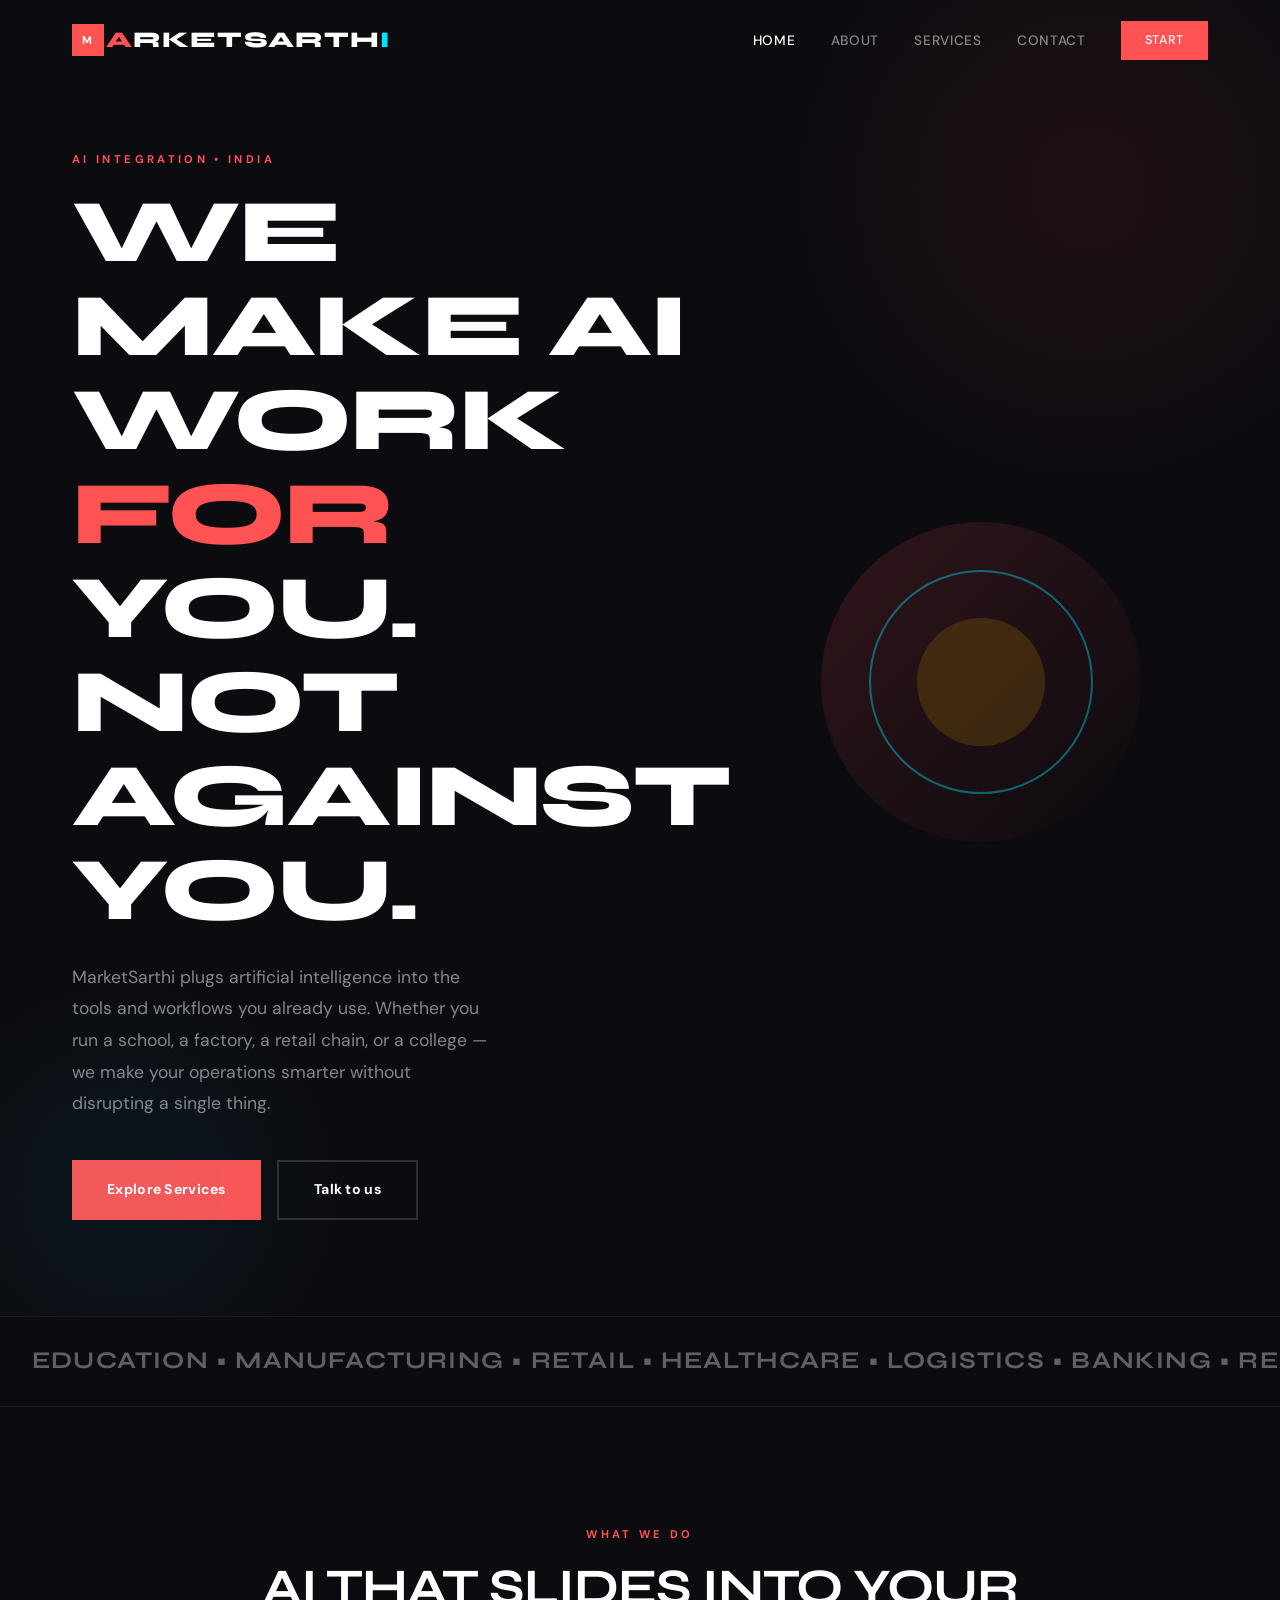
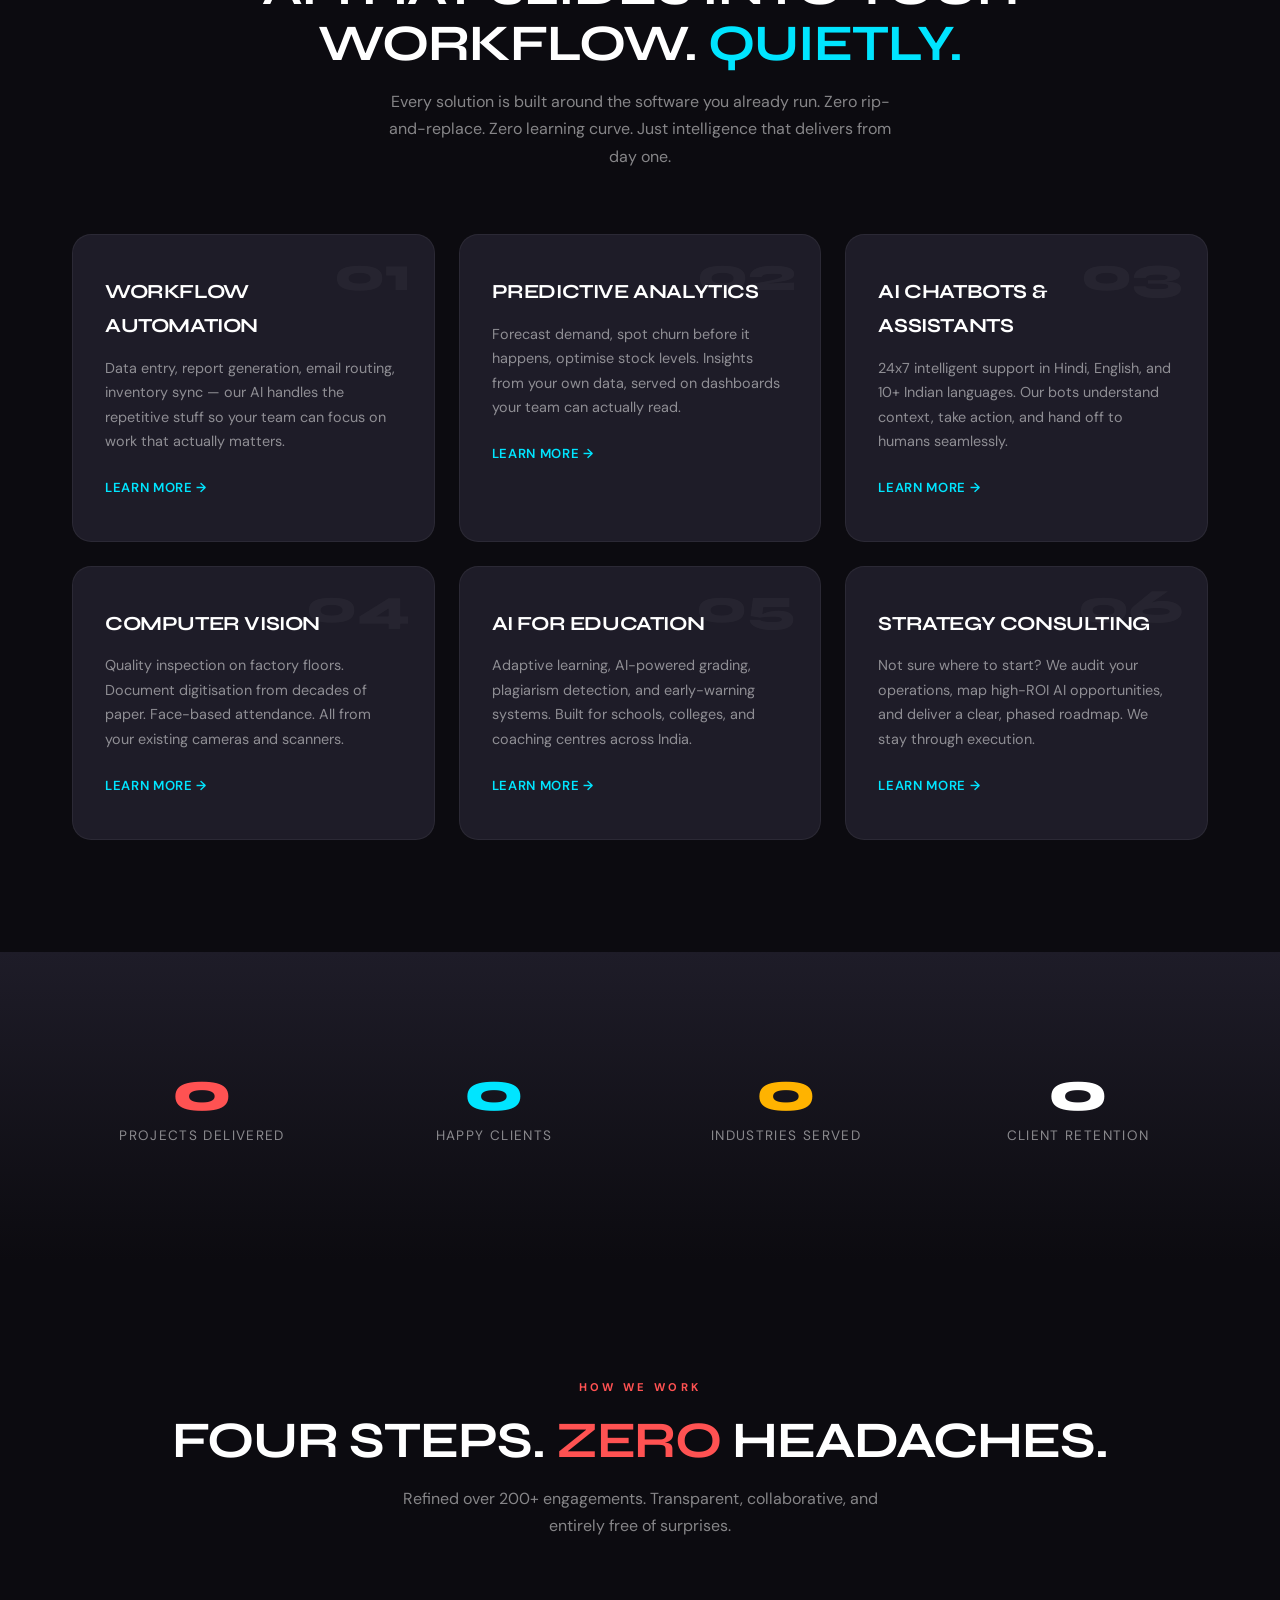
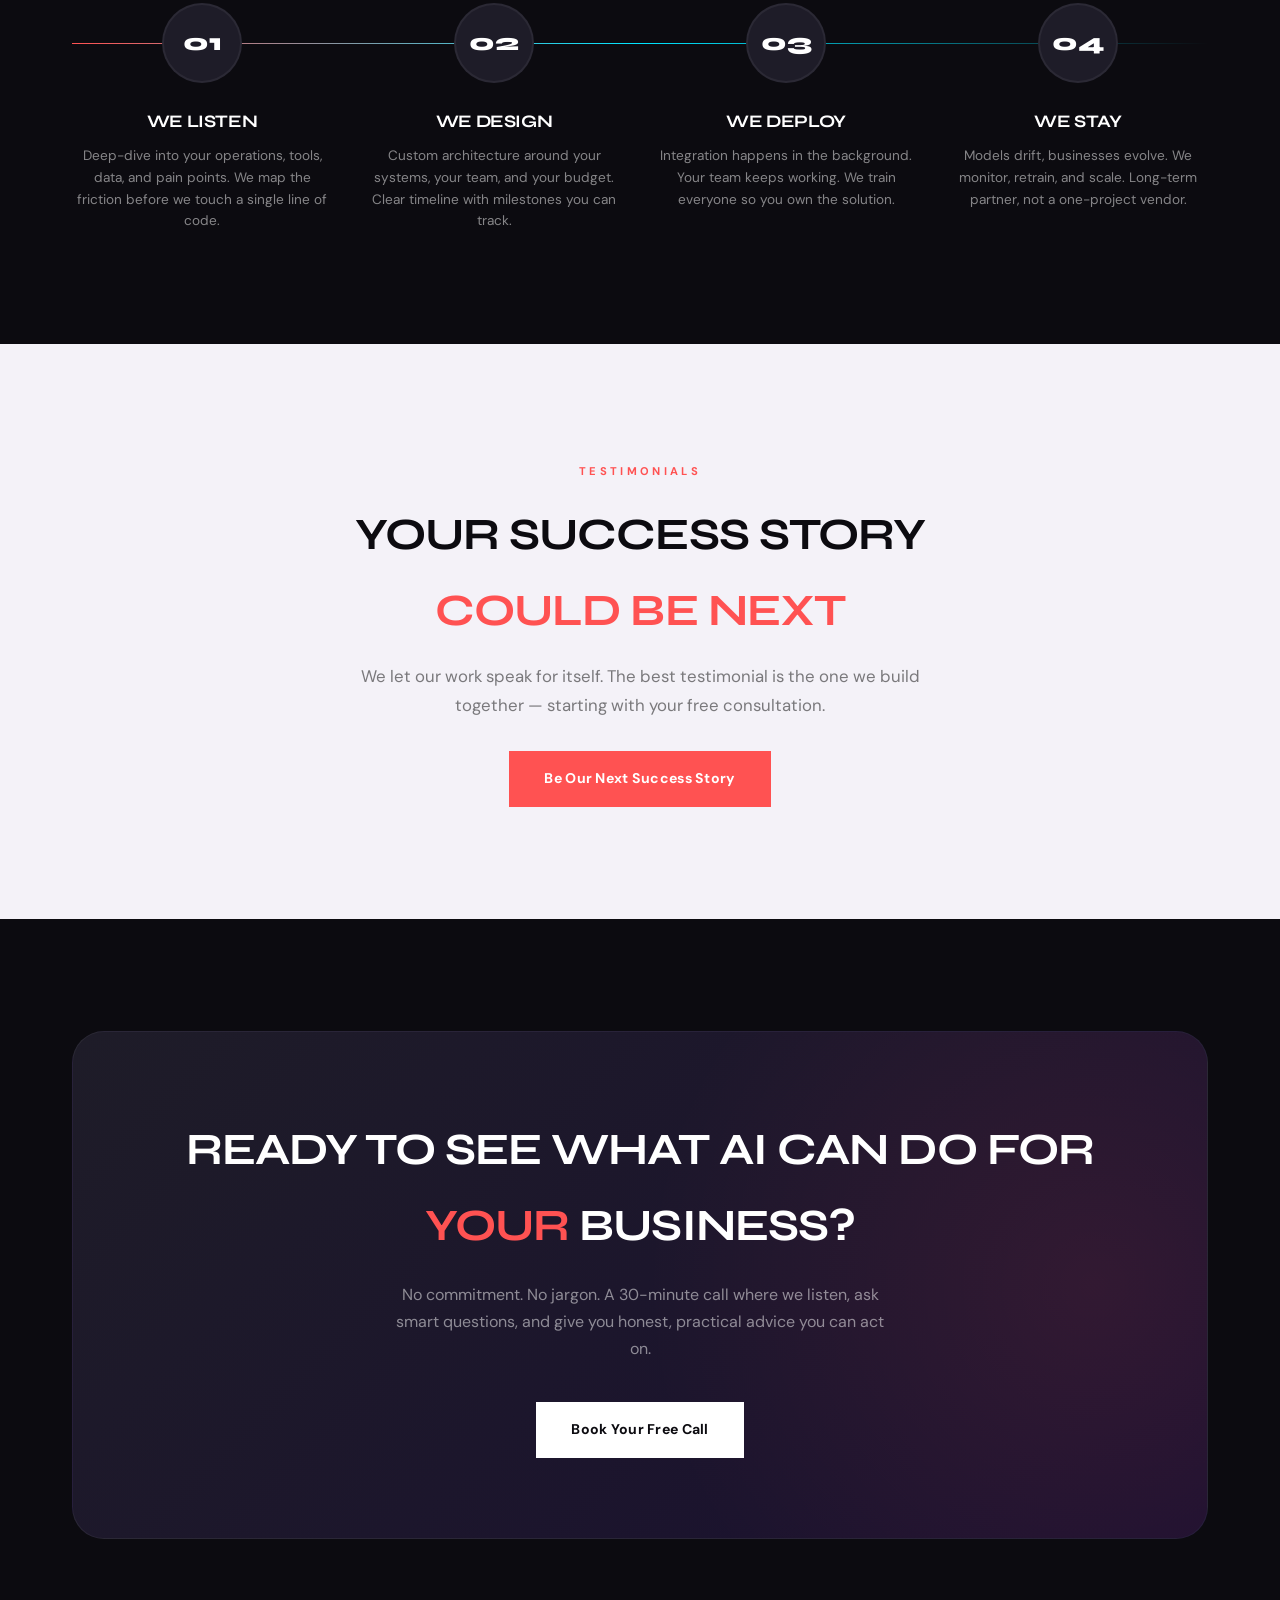
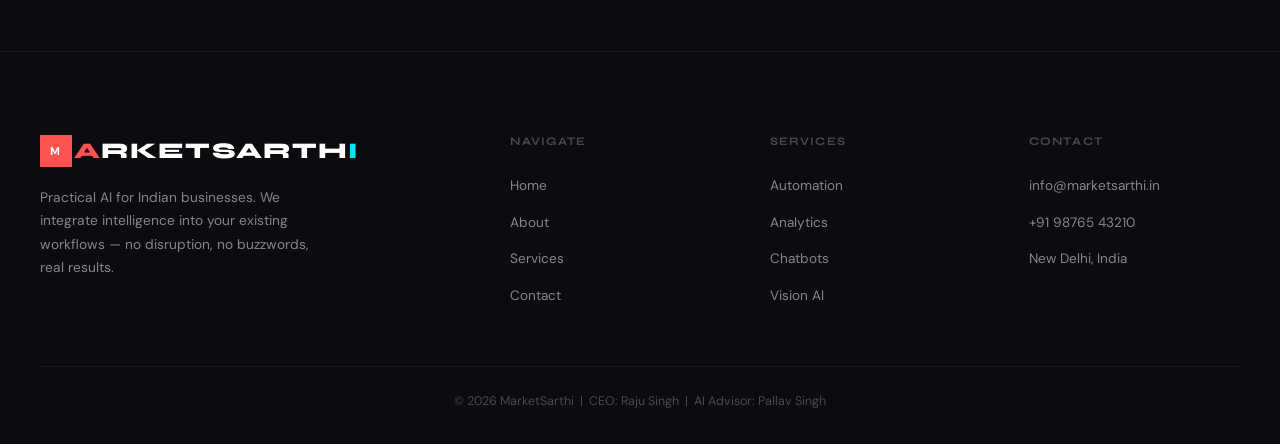
<file: index.html>
<!doctype html>
<html lang="en-IN">
<head>
  <meta charset="utf-8">
  <meta name="viewport" content="width=device-width,initial-scale=1">
  <title>MarketSarthi — AI That Works For You</title>
  <meta name="description" content="MarketSarthi integrates artificial intelligence into your existing workflows. Schools, factories, retail chains, colleges — we make your operations smarter without disruption.">
  <meta name="keywords" content="AI integration India,AI for business,AI for schools,AI for SMEs,workflow automation,predictive analytics,AI chatbots,MarketSarthi">
  <meta name="robots" content="index,follow">
  <link rel="canonical" href="https://marketsarthi.in/">
  <meta property="og:title" content="MarketSarthi — AI That Works For You">
  <meta property="og:description" content="Practical AI solutions that plug into your existing workflows. Serving schools, SMEs, and enterprises across India.">
  <meta property="og:url" content="https://marketsarthi.in/">
  <meta property="og:type" content="website">
  <meta name="twitter:card" content="summary_large_image">
  <script type="application/ld+json">{"@context":"https://schema.org","@type":"Organization","name":"MarketSarthi","url":"https://marketsarthi.in","description":"AI integration for Indian businesses, schools, and SMEs.","founders":[{"@type":"Person","name":"Raju Singh","jobTitle":"CEO"},{"@type":"Person","name":"Pallav Singh","jobTitle":"AI Advisor"}],"contactPoint":{"@type":"ContactPoint","telephone":"+91-9876543210","contactType":"sales","areaServed":"IN"},"address":{"@type":"PostalAddress","addressLocality":"New Delhi","addressCountry":"IN"}}</script>
  <link rel="stylesheet" href="assets/css/style.css">
</head>
<body>

  <nav class="nav">
    <div class="nav-inner">
      <a href="index.html" class="nav-logo"><span class="mk">M</span><span><span style="color:var(--coral)">A</span>RKETSARTH<span style="color:var(--cyan)">I</span></span></a>
      <div class="nav-links" id="navLinks">
        <a href="index.html">Home</a>
        <a href="about.html">About</a>
        <a href="services.html">Services</a>
        <a href="contact.html">Contact</a>
        <a href="contact.html" class="btn btn-fill" style="padding:.55rem 1.5rem;font-size:.78rem;color:#fff;">Start</a>
      </div>
      <div class="burger" id="burger"><span></span><span></span><span></span></div>
    </div>
  </nav>

  <main>
    <!-- HERO -->
    <section class="hero">
      <div class="container">
        <div class="hero-grid">
          <div>
            <span class="tag">AI INTEGRATION &bull; INDIA</span>
            <h1 class="hero-big">
              <span class="line"><span>We make AI</span></span>
              <span class="line"><span>work <span class="accent-c">for</span> you.</span></span>
              <span class="line"><span>Not against you.</span></span>
            </h1>
            <p class="hero-sub">MarketSarthi plugs artificial intelligence into the tools and workflows you already use. Whether you run a school, a factory, a retail chain, or a college — we make your operations smarter without disrupting a single thing.</p>
            <div class="hero-btns">
              <a href="services.html" class="btn btn-fill">Explore Services</a>
              <a href="contact.html" class="btn btn-outline">Talk to us</a>
            </div>
          </div>
          <div class="hero-visual" aria-hidden="true">
            <div class="hero-shapes">
              <div class="shape s1"></div>
              <div class="shape s2"></div>
              <div class="shape s3"></div>
            </div>
          </div>
        </div>
      </div>
    </section>

    <!-- MARQUEE -->
    <div class="marquee">
      <div class="marquee-in">
        <span>Education &bull; Manufacturing &bull; Retail &bull; Healthcare &bull; Logistics &bull; Banking &bull; Real Estate &bull; Media</span>
        <span>Education &bull; Manufacturing &bull; Retail &bull; Healthcare &bull; Logistics &bull; Banking &bull; Real Estate &bull; Media</span>
      </div>
    </div>

    <!-- SERVICES -->
    <section class="section">
      <div class="container">
        <header class="sec-hd ctr reveal">
          <span class="tag">What We Do</span>
          <h2>AI that slides into your workflow. <span class="accent-y">Quietly.</span></h2>
          <p>Every solution is built around the software you already run. Zero rip-and-replace. Zero learning curve. Just intelligence that delivers from day one.</p>
        </header>
        <div class="feat-grid">
          <article class="feat-card reveal d1">
            <div class="f-num">01</div>
            <h3>Workflow Automation</h3>
            <p>Data entry, report generation, email routing, inventory sync — our AI handles the repetitive stuff so your team can focus on work that actually matters.</p>
            <span class="f-link">Learn more &rarr;</span>
          </article>
          <article class="feat-card reveal d2">
            <div class="f-num">02</div>
            <h3>Predictive Analytics</h3>
            <p>Forecast demand, spot churn before it happens, optimise stock levels. Insights from your own data, served on dashboards your team can actually read.</p>
            <span class="f-link">Learn more &rarr;</span>
          </article>
          <article class="feat-card reveal d3">
            <div class="f-num">03</div>
            <h3>AI Chatbots &amp; Assistants</h3>
            <p>24x7 intelligent support in Hindi, English, and 10+ Indian languages. Our bots understand context, take action, and hand off to humans seamlessly.</p>
            <span class="f-link">Learn more &rarr;</span>
          </article>
          <article class="feat-card reveal">
            <div class="f-num">04</div>
            <h3>Computer Vision</h3>
            <p>Quality inspection on factory floors. Document digitisation from decades of paper. Face-based attendance. All from your existing cameras and scanners.</p>
            <span class="f-link">Learn more &rarr;</span>
          </article>
          <article class="feat-card reveal">
            <div class="f-num">05</div>
            <h3>AI for Education</h3>
            <p>Adaptive learning, AI-powered grading, plagiarism detection, and early-warning systems. Built for schools, colleges, and coaching centres across India.</p>
            <span class="f-link">Learn more &rarr;</span>
          </article>
          <article class="feat-card reveal">
            <div class="f-num">06</div>
            <h3>Strategy Consulting</h3>
            <p>Not sure where to start? We audit your operations, map high-ROI AI opportunities, and deliver a clear, phased roadmap. We stay through execution.</p>
            <span class="f-link">Learn more &rarr;</span>
          </article>
        </div>
      </div>
    </section>

    <!-- STATS -->
    <section class="section" style="background:linear-gradient(180deg,var(--ink-light),transparent);">
      <div class="container">
        <div class="stats-bar">
          <div class="reveal d1">
            <div class="sb-num accent-c" data-target="200" data-suffix="+">0</div>
            <div class="sb-lbl">Projects Delivered</div>
          </div>
          <div class="reveal d2">
            <div class="sb-num accent-y" data-target="50" data-suffix="+">0</div>
            <div class="sb-lbl">Happy Clients</div>
          </div>
          <div class="reveal d3">
            <div class="sb-num accent-g" data-target="15" data-suffix="+">0</div>
            <div class="sb-lbl">Industries Served</div>
          </div>
          <div class="reveal d4">
            <div class="sb-num" data-target="98" data-suffix="%" style="color:var(--white);">0</div>
            <div class="sb-lbl">Client Retention</div>
          </div>
        </div>
      </div>
    </section>

    <!-- PROCESS -->
    <section class="section">
      <div class="container">
        <header class="sec-hd ctr reveal">
          <span class="tag">How We Work</span>
          <h2>Four steps. <span class="accent-c">Zero</span> headaches.</h2>
          <p>Refined over 200+ engagements. Transparent, collaborative, and entirely free of surprises.</p>
        </header>
        <div class="proc-grid">
          <div class="proc-step reveal d1"><div class="ps-num">01</div><h3>We Listen</h3><p>Deep-dive into your operations, tools, data, and pain points. We map the friction before we touch a single line of code.</p></div>
          <div class="proc-step reveal d2"><div class="ps-num">02</div><h3>We Design</h3><p>Custom architecture around your systems, your team, and your budget. Clear timeline with milestones you can track.</p></div>
          <div class="proc-step reveal d3"><div class="ps-num">03</div><h3>We Deploy</h3><p>Integration happens in the background. Your team keeps working. We train everyone so you own the solution.</p></div>
          <div class="proc-step reveal d4"><div class="ps-num">04</div><h3>We Stay</h3><p>Models drift, businesses evolve. We monitor, retrain, and scale. Long-term partner, not a one-project vendor.</p></div>
        </div>
      </div>
    </section>

    <!-- YOUR STORY NEXT -->
    <section class="section section-light">
      <div class="container">
        <div class="reveal" style="text-align:center;max-width:600px;margin:0 auto;">
          <span class="tag" style="color:var(--coral);">Testimonials</span>
          <h2 style="font-size:clamp(2rem,3.5vw,2.8rem);margin-bottom:.8rem;">Your success story <span class="accent-c">could be next</span></h2>
          <p style="color:rgba(0,0,0,.5);font-size:1.05rem;line-height:1.7;margin-bottom:2rem;">We let our work speak for itself. The best testimonial is the one we build together — starting with your free consultation.</p>
          <a href="contact.html" class="btn btn-fill">Be Our Next Success Story</a>
        </div>
      </div>
    </section>

    <!-- CTA -->
    <section class="section">
      <div class="container">
        <div class="cta reveal">
          <h2>Ready to see what AI can do for <span class="accent-c">your</span> business?</h2>
          <p>No commitment. No jargon. A 30-minute call where we listen, ask smart questions, and give you honest, practical advice you can act on.</p>
          <a href="contact.html" class="btn btn-white">Book Your Free Call</a>
        </div>
      </div>
    </section>
  </main>

  <footer class="footer">
    <div class="footer-grid">
      <div><a href="index.html" class="nav-logo"><span class="mk">M</span><span><span style="color:var(--coral)">A</span>RKETSARTH<span style="color:var(--cyan)">I</span></span></a><p class="footer-desc">Practical AI for Indian businesses. We integrate intelligence into your existing workflows — no disruption, no buzzwords, real results.</p></div>
      <div class="footer-col"><h4>Navigate</h4><ul><li><a href="index.html">Home</a></li><li><a href="about.html">About</a></li><li><a href="services.html">Services</a></li><li><a href="contact.html">Contact</a></li></ul></div>
      <div class="footer-col"><h4>Services</h4><ul><li><a href="services.html">Automation</a></li><li><a href="services.html">Analytics</a></li><li><a href="services.html">Chatbots</a></li><li><a href="services.html">Vision AI</a></li></ul></div>
      <div class="footer-col"><h4>Contact</h4><ul><li><a href="contact.html">info@marketsarthi.in</a></li><li><a href="contact.html">+91 98765 43210</a></li><li><a href="contact.html">New Delhi, India</a></li></ul></div>
    </div>
    <div class="footer-bar">&copy; 2026 MarketSarthi &nbsp;|&nbsp; CEO: Raju Singh &nbsp;|&nbsp; AI Advisor: Pallav Singh</div>
  </footer>

  <button class="btt" aria-label="Back to top">&uarr;</button>
  <script src="assets/js/main.js"></script>
</body>
</html>
</file>
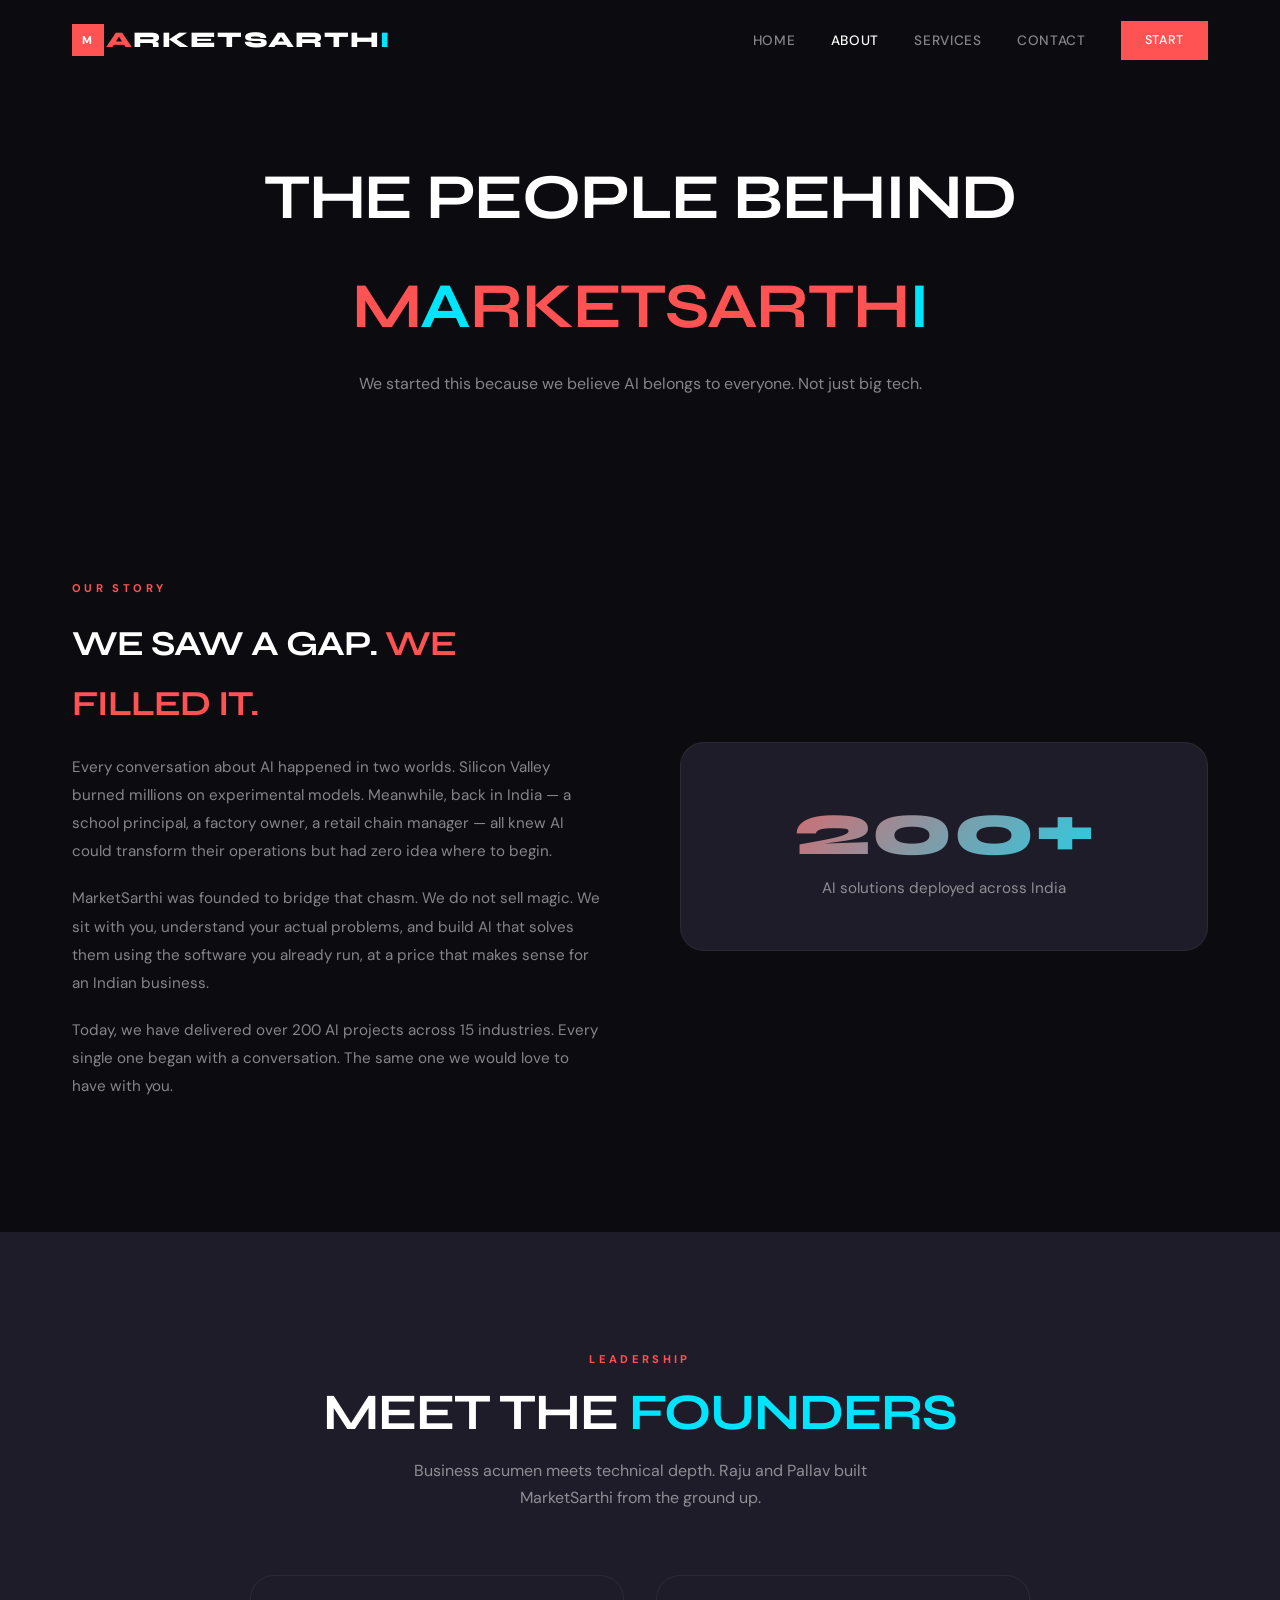
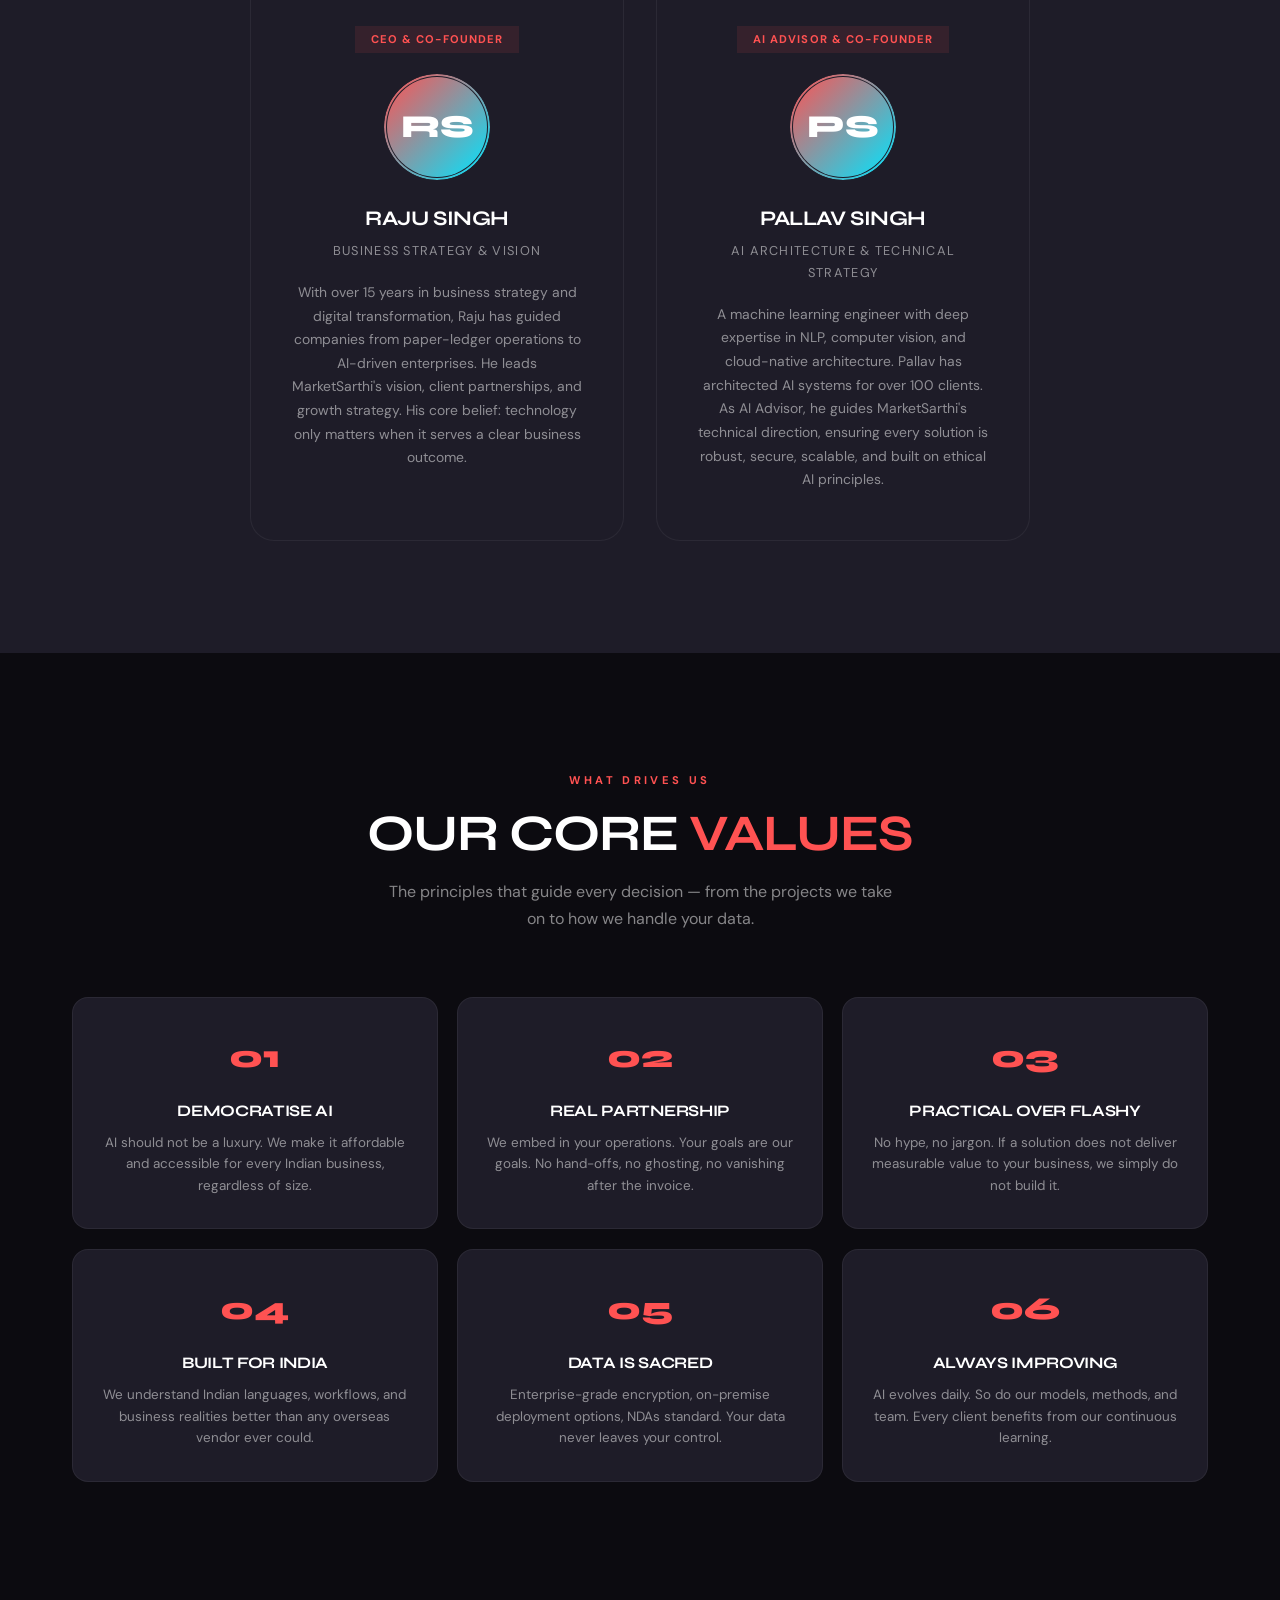
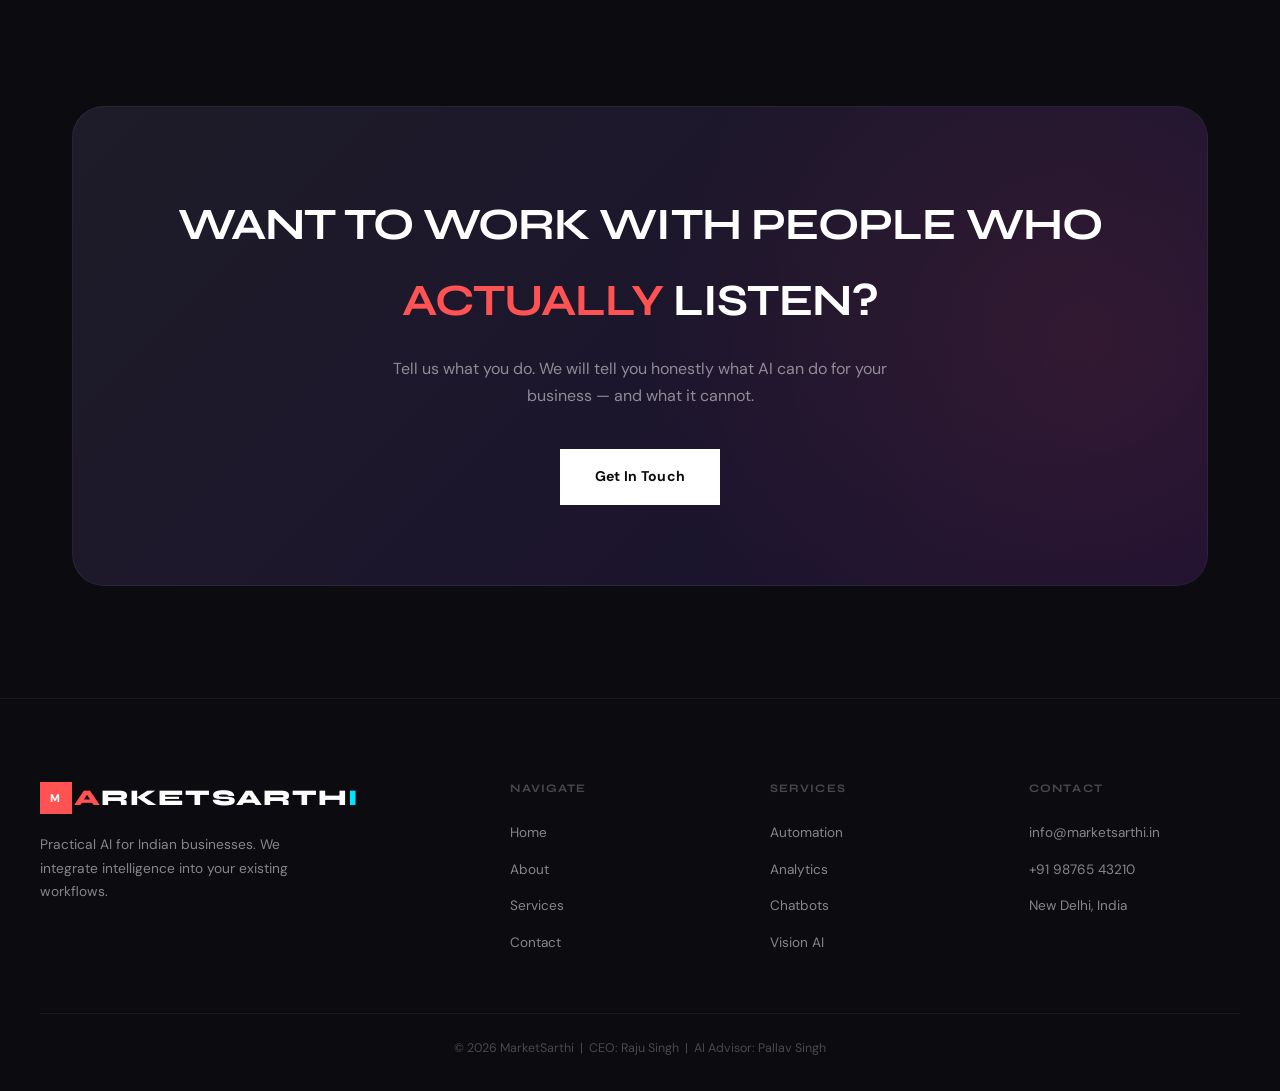
<file: about.html>
<!doctype html>
<html lang="en-IN">
<head>
  <meta charset="utf-8">
  <meta name="viewport" content="width=device-width,initial-scale=1">
  <title>About MarketSarthi — Raju Singh (CEO) &amp; Pallav Singh (AI Advisor)</title>
  <meta name="description" content="Meet the founders: Raju Singh, CEO, and Pallav Singh, AI Advisor. Our mission to democratize AI for every Indian business.">
  <meta name="robots" content="index,follow">
  <link rel="canonical" href="https://marketsarthi.in/about">
  <meta property="og:title" content="About MarketSarthi">
  <meta property="og:description" content="Meet Raju Singh (CEO) and Pallav Singh (AI Advisor). Our mission and values.">
  <meta property="og:url" content="https://marketsarthi.in/about">
  <meta property="og:type" content="website"><meta name="twitter:card" content="summary_large_image">
  <script type="application/ld+json">{"@context":"https://schema.org","@type":"AboutPage","about":{"@type":"Organization","name":"MarketSarthi"},"mainEntity":[{"@type":"Person","name":"Raju Singh","jobTitle":"CEO & Co-Founder"},{"@type":"Person","name":"Pallav Singh","jobTitle":"AI Advisor & Co-Founder"}]}</script>
  <link rel="stylesheet" href="assets/css/style.css">
</head>
<body>

  <nav class="nav">
    <div class="nav-inner">
      <a href="index.html" class="nav-logo"><span class="mk">M</span><span><span style="color:var(--coral)">A</span>RKETSARTH<span style="color:var(--cyan)">I</span></span></a>
      <div class="nav-links" id="navLinks">
        <a href="index.html">Home</a><a href="about.html">About</a><a href="services.html">Services</a><a href="contact.html">Contact</a>
        <a href="contact.html" class="btn btn-fill" style="padding:.55rem 1.5rem;font-size:.78rem;color:#fff;">Start</a>
      </div>
      <div class="burger" id="burger"><span></span><span></span><span></span></div>
    </div>
  </nav>

  <main>
    <section class="pg-hero"><div class="container">
      <h1>The people behind <span class="accent-c">M<span style="color:var(--cyan)">A</span>RKETSARTH<span style="color:var(--cyan)">I</span></span></h1>
      <p>We started this because we believe AI belongs to everyone. Not just big tech.</p>
    </div></section>

    <!-- Story -->
    <section class="section">
      <div class="container">
        <div class="story-2col">
          <div class="story-text reveal">
            <span class="tag">Our Story</span>
            <h2>We saw a gap. <span class="accent-c">We filled it.</span></h2>
            <p>Every conversation about AI happened in two worlds. Silicon Valley burned millions on experimental models. Meanwhile, back in India — a school principal, a factory owner, a retail chain manager — all knew AI could transform their operations but had zero idea where to begin.</p>
            <p>MarketSarthi was founded to bridge that chasm. We do not sell magic. We sit with you, understand your actual problems, and build AI that solves them using the software you already run, at a price that makes sense for an Indian business.</p>
            <p>Today, we have delivered over 200 AI projects across 15 industries. Every single one began with a conversation. The same one we would love to have with you.</p>
          </div>
          <div class="story-stat reveal d2"><div class="big-num">200+</div><div class="big-sub">AI solutions deployed across India</div></div>
        </div>
      </div>
    </section>

    <!-- Team -->
    <section class="section" style="background:var(--ink-light);">
      <div class="container">
        <header class="sec-hd ctr reveal">
          <span class="tag">Leadership</span>
          <h2>Meet the <span class="accent-y">founders</span></h2>
          <p style="color:var(--muted);">Business acumen meets technical depth. Raju and Pallav built MarketSarthi from the ground up.</p>
        </header>
        <div class="team-2">
          <div class="tm-card reveal d1">
            <div class="tm-badge">CEO &amp; Co-Founder</div>
            <div class="tm-photo">RS</div>
            <h3>Raju Singh</h3>
            <p class="tm-role">Business Strategy &amp; Vision</p>
            <p class="tm-bio">With over 15 years in business strategy and digital transformation, Raju has guided companies from paper-ledger operations to AI-driven enterprises. He leads MarketSarthi's vision, client partnerships, and growth strategy. His core belief: technology only matters when it serves a clear business outcome.</p>
          </div>
          <div class="tm-card reveal d2">
            <div class="tm-badge">AI Advisor &amp; Co-Founder</div>
            <div class="tm-photo">PS</div>
            <h3>Pallav Singh</h3>
            <p class="tm-role">AI Architecture &amp; Technical Strategy</p>
            <p class="tm-bio">A machine learning engineer with deep expertise in NLP, computer vision, and cloud-native architecture. Pallav has architected AI systems for over 100 clients. As AI Advisor, he guides MarketSarthi's technical direction, ensuring every solution is robust, secure, scalable, and built on ethical AI principles.</p>
          </div>
        </div>
      </div>
    </section>

    <!-- Values -->
    <section class="section">
      <div class="container">
        <header class="sec-hd ctr reveal"><span class="tag">What Drives Us</span><h2>Our core <span class="accent-c">values</span></h2><p>The principles that guide every decision — from the projects we take on to how we handle your data.</p></header>
        <div class="val-grid">
          <div class="val-card reveal d1"><div class="v-num">01</div><h4>Democratise AI</h4><p>AI should not be a luxury. We make it affordable and accessible for every Indian business, regardless of size.</p></div>
          <div class="val-card reveal d2"><div class="v-num">02</div><h4>Real Partnership</h4><p>We embed in your operations. Your goals are our goals. No hand-offs, no ghosting, no vanishing after the invoice.</p></div>
          <div class="val-card reveal d3"><div class="v-num">03</div><h4>Practical Over Flashy</h4><p>No hype, no jargon. If a solution does not deliver measurable value to your business, we simply do not build it.</p></div>
          <div class="val-card reveal"><div class="v-num">04</div><h4>Built for India</h4><p>We understand Indian languages, workflows, and business realities better than any overseas vendor ever could.</p></div>
          <div class="val-card reveal"><div class="v-num">05</div><h4>Data Is Sacred</h4><p>Enterprise-grade encryption, on-premise deployment options, NDAs standard. Your data never leaves your control.</p></div>
          <div class="val-card reveal"><div class="v-num">06</div><h4>Always Improving</h4><p>AI evolves daily. So do our models, methods, and team. Every client benefits from our continuous learning.</p></div>
        </div>
      </div>
    </section>

    <section class="section"><div class="container"><div class="cta reveal">
      <h2>Want to work with people who <span class="accent-c">actually</span> listen?</h2>
      <p>Tell us what you do. We will tell you honestly what AI can do for your business — and what it cannot.</p>
      <a href="contact.html" class="btn btn-white">Get In Touch</a>
    </div></div></section>
  </main>

  <footer class="footer">
    <div class="footer-grid">
      <div><a href="index.html" class="nav-logo"><span class="mk">M</span><span><span style="color:var(--coral)">A</span>RKETSARTH<span style="color:var(--cyan)">I</span></span></a><p class="footer-desc">Practical AI for Indian businesses. We integrate intelligence into your existing workflows.</p></div>
      <div class="footer-col"><h4>Navigate</h4><ul><li><a href="index.html">Home</a></li><li><a href="about.html">About</a></li><li><a href="services.html">Services</a></li><li><a href="contact.html">Contact</a></li></ul></div>
      <div class="footer-col"><h4>Services</h4><ul><li><a href="services.html">Automation</a></li><li><a href="services.html">Analytics</a></li><li><a href="services.html">Chatbots</a></li><li><a href="services.html">Vision AI</a></li></ul></div>
      <div class="footer-col"><h4>Contact</h4><ul><li><a href="contact.html">info@marketsarthi.in</a></li><li><a href="contact.html">+91 98765 43210</a></li><li><a href="contact.html">New Delhi, India</a></li></ul></div>
    </div>
    <div class="footer-bar">&copy; 2026 MarketSarthi &nbsp;|&nbsp; CEO: Raju Singh &nbsp;|&nbsp; AI Advisor: Pallav Singh</div>
  </footer>
  <button class="btt" aria-label="Back to top">&uarr;</button>
  <script src="assets/js/main.js"></script>
</body>
</html>
</file>
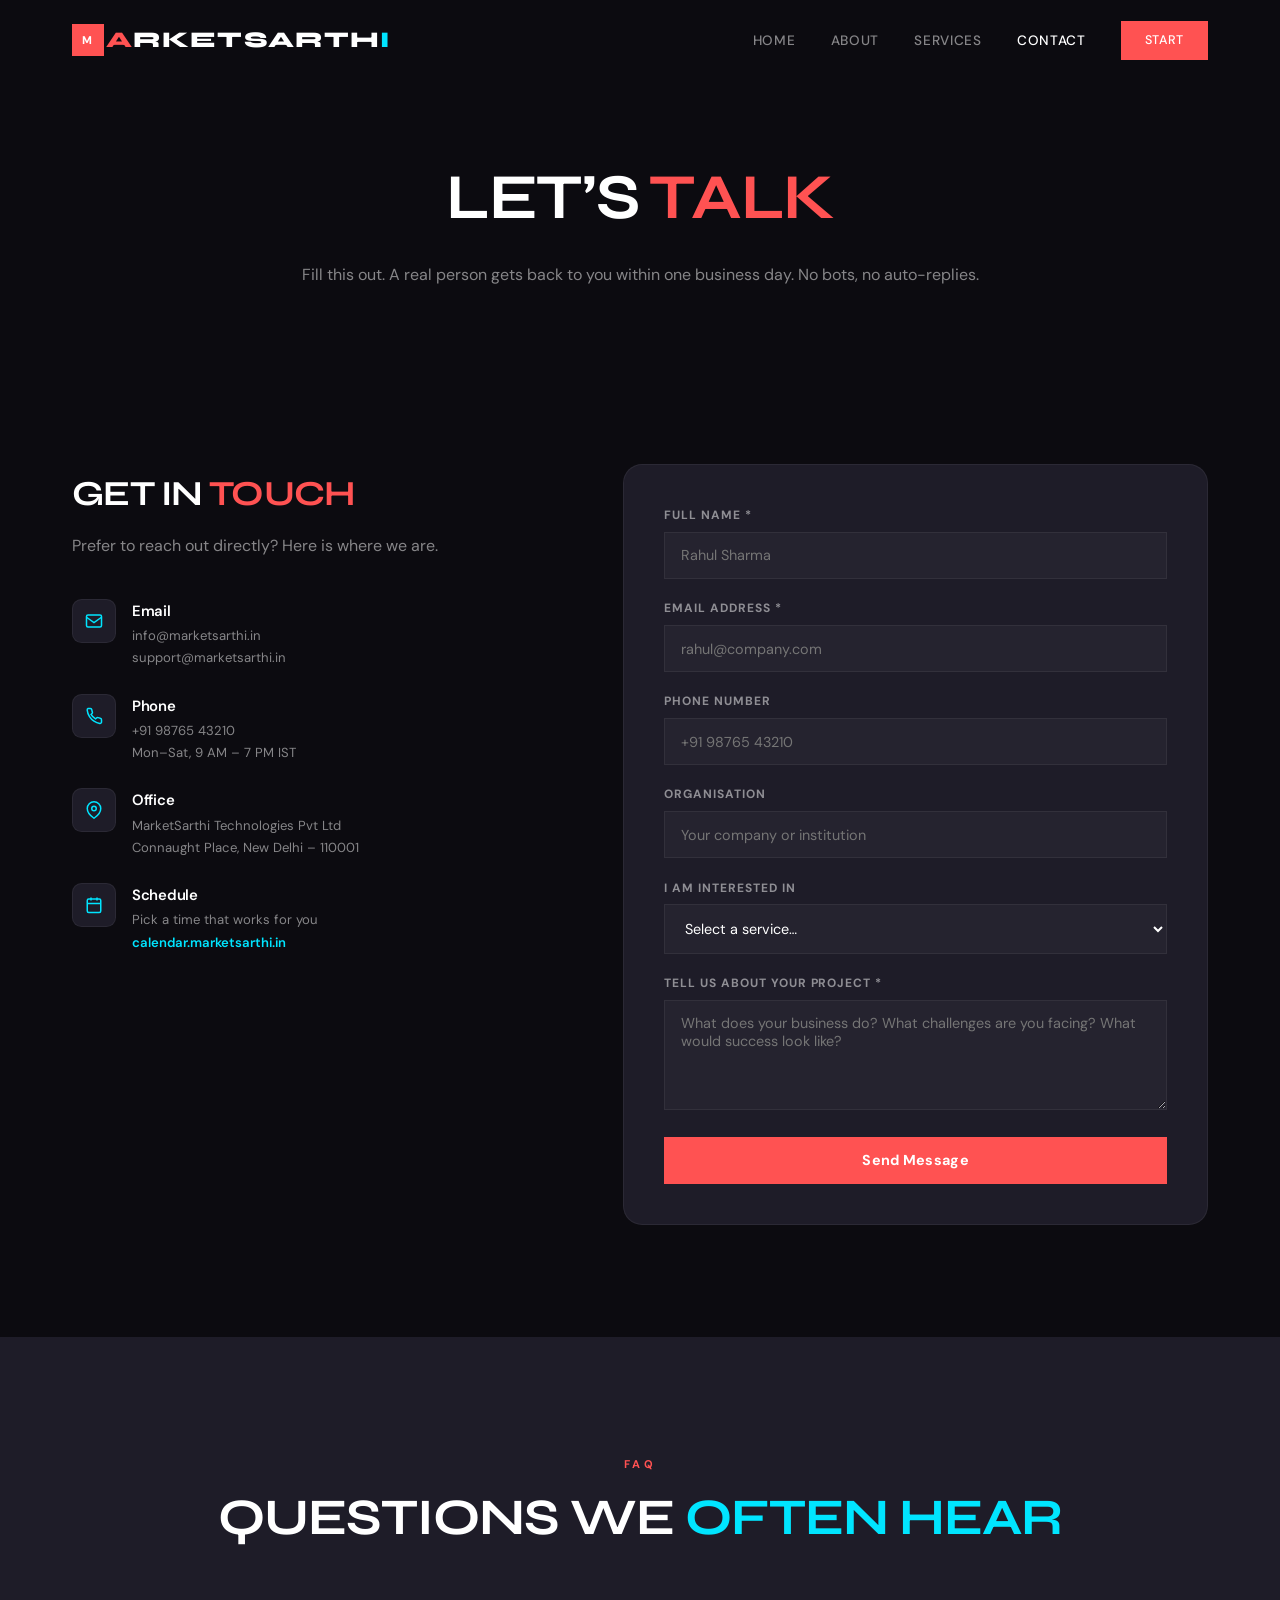
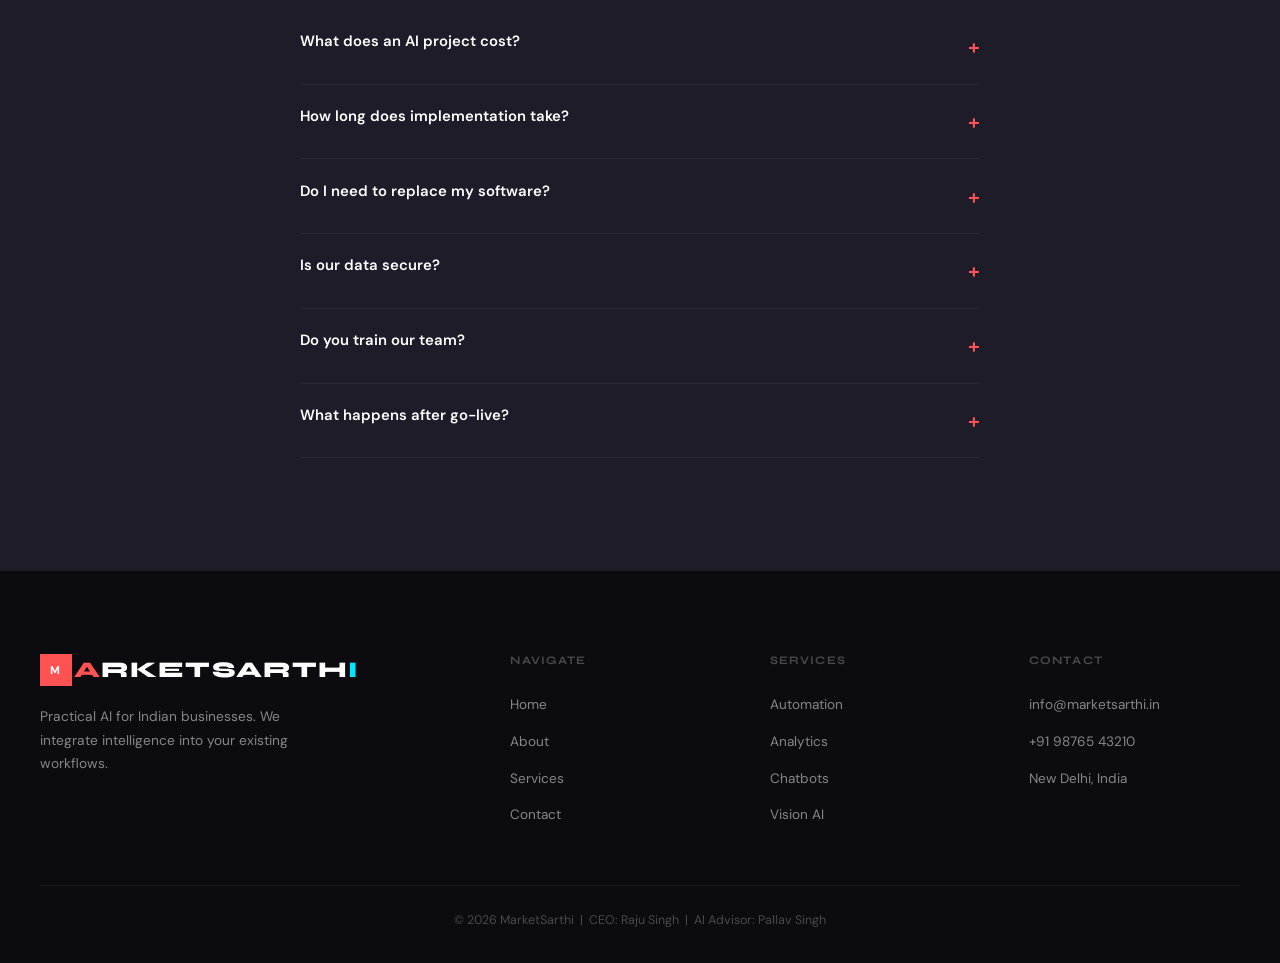
<file: contact.html>
<!doctype html>
<html lang="en-IN">
<head>
  <meta charset="utf-8"><meta name="viewport" content="width=device-width,initial-scale=1">
  <title>Contact MarketSarthi — Book a Free AI Consultation | New Delhi</title>
  <meta name="description" content="Get in touch for AI integration. Book a free 30-minute consultation. New Delhi, serving pan-India. Call +91 98765 43210 or email info@marketsarthi.in.">
  <meta name="robots" content="index,follow"><link rel="canonical" href="https://marketsarthi.in/contact">
  <meta property="og:title" content="Contact MarketSarthi"><meta property="og:description" content="Book a free AI consultation. Based in New Delhi.">
  <meta property="og:url" content="https://marketsarthi.in/contact"><meta property="og:type" content="website"><meta name="twitter:card" content="summary_large_image">
  <script type="application/ld+json">{"@context":"https://schema.org","@type":"ContactPage","about":{"@type":"Organization","name":"MarketSarthi","contactPoint":{"@type":"ContactPoint","telephone":"+91-9876543210","contactType":"sales","email":"info@marketsarthi.in","areaServed":"IN"}}}</script>
  <link rel="stylesheet" href="assets/css/style.css">
</head>
<body>

  <nav class="nav"><div class="nav-inner">
    <a href="index.html" class="nav-logo"><span class="mk">M</span><span><span style="color:var(--coral)">A</span>RKETSARTH<span style="color:var(--cyan)">I</span></span></a>
    <div class="nav-links" id="navLinks">
      <a href="index.html">Home</a><a href="about.html">About</a><a href="services.html">Services</a><a href="contact.html">Contact</a>
      <a href="contact.html" class="btn btn-fill" style="padding:.55rem 1.5rem;font-size:.78rem;color:#fff;">Start</a>
    </div>
    <div class="burger" id="burger"><span></span><span></span><span></span></div>
  </div></nav>

  <main>
    <section class="pg-hero"><div class="container">
      <h1>Let&rsquo;s <span class="accent-c">talk</span></h1>
      <p>Fill this out. A real person gets back to you within one business day. No bots, no auto-replies.</p>
    </div></section>

    <section class="section"><div class="container">
      <div class="contact-2col">
        <div class="c-info reveal">
          <h2>Get in <span class="accent-c">touch</span></h2>
          <p class="c-lead">Prefer to reach out directly? Here is where we are.</p>
          <div class="c-item">
            <div class="c-icon"><svg width="18" height="18" viewBox="0 0 24 24" fill="none" stroke="currentColor" stroke-width="2"><rect x="2" y="4" width="20" height="16" rx="2"/><path d="m22 7-10 7L2 7"/></svg></div>
            <div><h4>Email</h4><span>info@marketsarthi.in</span><span>support@marketsarthi.in</span></div>
          </div>
          <div class="c-item">
            <div class="c-icon"><svg width="18" height="18" viewBox="0 0 24 24" fill="none" stroke="currentColor" stroke-width="2"><path d="M22 16.92v3a2 2 0 0 1-2.18 2A19.79 19.79 0 0 1 12 18.86a19.5 19.5 0 0 1-6-6A19.79 19.79 0 0 1 2.93 4.18 2 2 0 0 1 4.11 2h3a2 2 0 0 1 2 1.72c.127.96.362 1.903.7 2.81a2 2 0 0 1-.45 2.11L8.09 9.91a16 16 0 0 0 6 6l1.27-1.27a2 2 0 0 1 2.11-.45c.907.338 1.85.573 2.81.7A2 2 0 0 1 22 16.92z"/></svg></div>
            <div><h4>Phone</h4><span>+91 98765 43210</span><span>Mon&ndash;Sat, 9 AM &ndash; 7 PM IST</span></div>
          </div>
          <div class="c-item">
            <div class="c-icon"><svg width="18" height="18" viewBox="0 0 24 24" fill="none" stroke="currentColor" stroke-width="2"><path d="M21 10c0 7-9 13-9 13s-9-6-9-13a9 9 0 0 1 18 0z"/><circle cx="12" cy="10" r="3"/></svg></div>
            <div><h4>Office</h4><span>MarketSarthi Technologies Pvt Ltd</span><span>Connaught Place, New Delhi &ndash; 110001</span></div>
          </div>
          <div class="c-item">
            <div class="c-icon"><svg width="18" height="18" viewBox="0 0 24 24" fill="none" stroke="currentColor" stroke-width="2"><rect x="3" y="4" width="18" height="18" rx="2"/><line x1="16" y1="2" x2="16" y2="6"/><line x1="8" y1="2" x2="8" y2="6"/><line x1="3" y1="10" x2="21" y2="10"/></svg></div>
            <div><h4>Schedule</h4><span>Pick a time that works for you</span><span><a href="#" style="color:var(--cyan);font-weight:600;">calendar.marketsarthi.in</a></span></div>
          </div>
        </div>

        <div class="reveal d2">
          <form class="c-form" id="contactForm">
            <div class="field"><label for="name">Full Name *</label><input type="text" id="name" name="name" placeholder="Rahul Sharma" required></div>
            <div class="field"><label for="email">Email Address *</label><input type="email" id="email" name="email" placeholder="rahul@company.com" required></div>
            <div class="field"><label for="phone">Phone Number</label><input type="tel" id="phone" name="phone" placeholder="+91 98765 43210"></div>
            <div class="field"><label for="org">Organisation</label><input type="text" id="org" name="org" placeholder="Your company or institution"></div>
            <div class="field"><label for="service">I am interested in</label>
              <select id="service" name="service">
                <option value="">Select a service&hellip;</option>
                <option value="automation">AI Workflow Automation</option>
                <option value="analytics">Predictive Analytics</option>
                <option value="chatbots">AI Chatbots &amp; Assistants</option>
                <option value="vision">Computer Vision</option>
                <option value="education">AI for Education</option>
                <option value="consulting">AI Strategy Consulting</option>
                <option value="other">Multiple / Not sure</option>
              </select>
            </div>
            <div class="field"><label for="msg">Tell us about your project *</label><textarea id="msg" name="msg" placeholder="What does your business do? What challenges are you facing? What would success look like?" required></textarea></div>
            <button type="submit" class="submit-btn">Send Message</button>
          </form>
        </div>
      </div>
    </div></section>

    <!-- FAQ -->
    <section class="section" style="background:var(--ink-light);"><div class="container">
      <header class="sec-hd ctr reveal"><span class="tag">FAQ</span><h2>Questions we <span class="accent-y">often hear</span></h2></header>
      <div class="faq-wrap">
        <div class="faq-i reveal"><div class="faq-q"><span>What does an AI project cost?</span><span class="plus">+</span></div><div class="faq-a"><p>Every project is scoped uniquely. Small automation starts around INR 50,000. Comprehensive integrations are quoted after discovery. Transparent, no-obligation estimates during your free consultation. No hidden costs.</p></div></div>
        <div class="faq-i reveal"><div class="faq-q"><span>How long does implementation take?</span><span class="plus">+</span></div><div class="faq-a"><p>Chatbots: 2&ndash;3 weeks. Workflow automation: 4&ndash;8 weeks. Predictive systems: 8&ndash;16 weeks. Detailed milestone-based timelines provided during discovery.</p></div></div>
        <div class="faq-i reveal"><div class="faq-q"><span>Do I need to replace my software?</span><span class="plus">+</span></div><div class="faq-a"><p>No. We integrate AI into your existing tools — Tally, Zoho, Salesforce, custom ERPs. Zero rip-and-replace. We work with what you already have and make it smarter.</p></div></div>
        <div class="faq-i reveal"><div class="faq-q"><span>Is our data secure?</span><span class="plus">+</span></div><div class="faq-a"><p>Absolutely. Enterprise-grade encryption, on-premise deployment options, NDAs as standard. We comply with India's data protection standards. Your data never leaves your control.</p></div></div>
        <div class="faq-i reveal"><div class="faq-q"><span>Do you train our team?</span><span class="plus">+</span></div><div class="faq-a"><p>Yes. Hands-on workshops, detailed documentation, video tutorials, and ongoing support included. We build your team's AI capability so you become self-sufficient.</p></div></div>
        <div class="faq-i reveal"><div class="faq-q"><span>What happens after go-live?</span><span class="plus">+</span></div><div class="faq-a"><p>Ongoing support: model monitoring, retraining, performance optimisation, 24x7 helpdesk. We are your long-term AI partner, not a one-project vendor.</p></div></div>
      </div>
    </div></section>
  </main>

  <footer class="footer">
    <div class="footer-grid">
      <div><a href="index.html" class="nav-logo"><span class="mk">M</span><span><span style="color:var(--coral)">A</span>RKETSARTH<span style="color:var(--cyan)">I</span></span></a><p class="footer-desc">Practical AI for Indian businesses. We integrate intelligence into your existing workflows.</p></div>
      <div class="footer-col"><h4>Navigate</h4><ul><li><a href="index.html">Home</a></li><li><a href="about.html">About</a></li><li><a href="services.html">Services</a></li><li><a href="contact.html">Contact</a></li></ul></div>
      <div class="footer-col"><h4>Services</h4><ul><li><a href="services.html">Automation</a></li><li><a href="services.html">Analytics</a></li><li><a href="services.html">Chatbots</a></li><li><a href="services.html">Vision AI</a></li></ul></div>
      <div class="footer-col"><h4>Contact</h4><ul><li><a href="contact.html">info@marketsarthi.in</a></li><li><a href="contact.html">+91 98765 43210</a></li><li><a href="contact.html">New Delhi, India</a></li></ul></div>
    </div>
    <div class="footer-bar">&copy; 2026 MarketSarthi &nbsp;|&nbsp; CEO: Raju Singh &nbsp;|&nbsp; AI Advisor: Pallav Singh</div>
  </footer>
  <button class="btt" aria-label="Back to top">&uarr;</button>
  <script src="assets/js/main.js"></script>
</body>
</html>
</file>
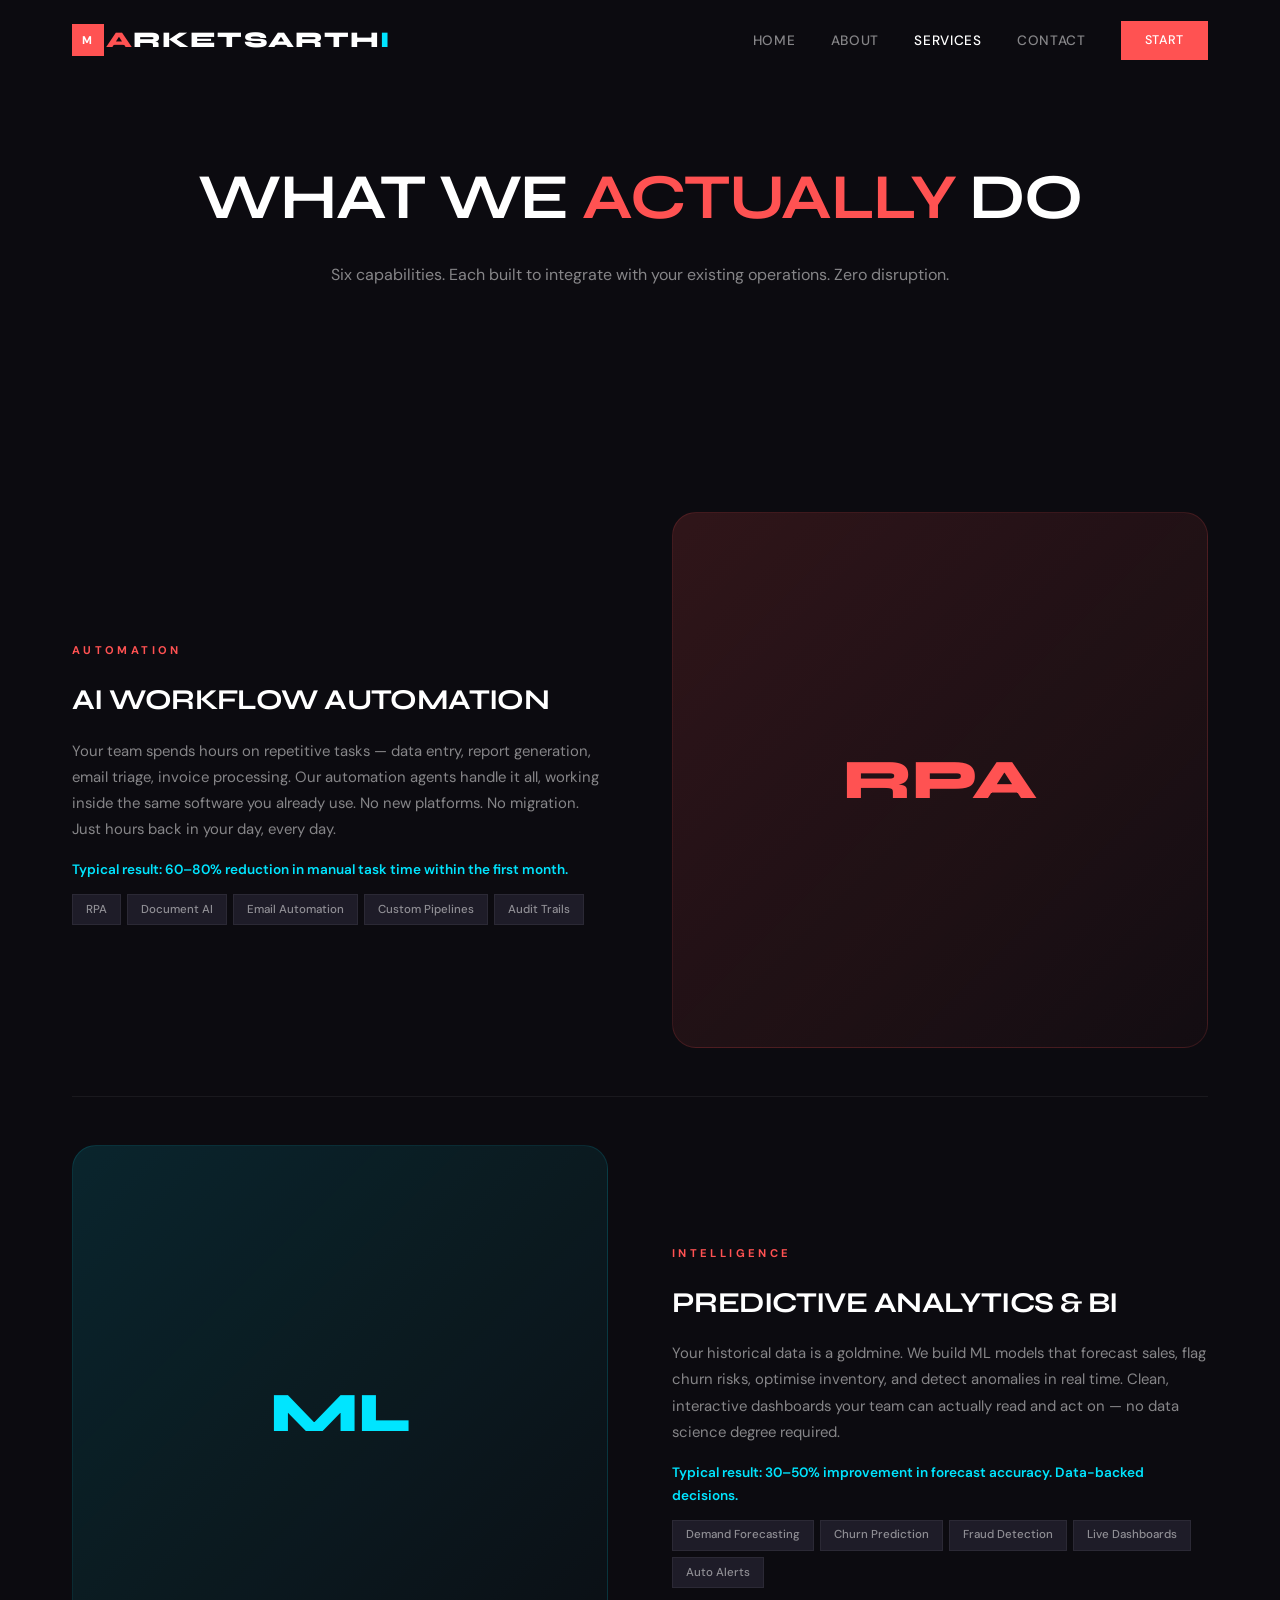
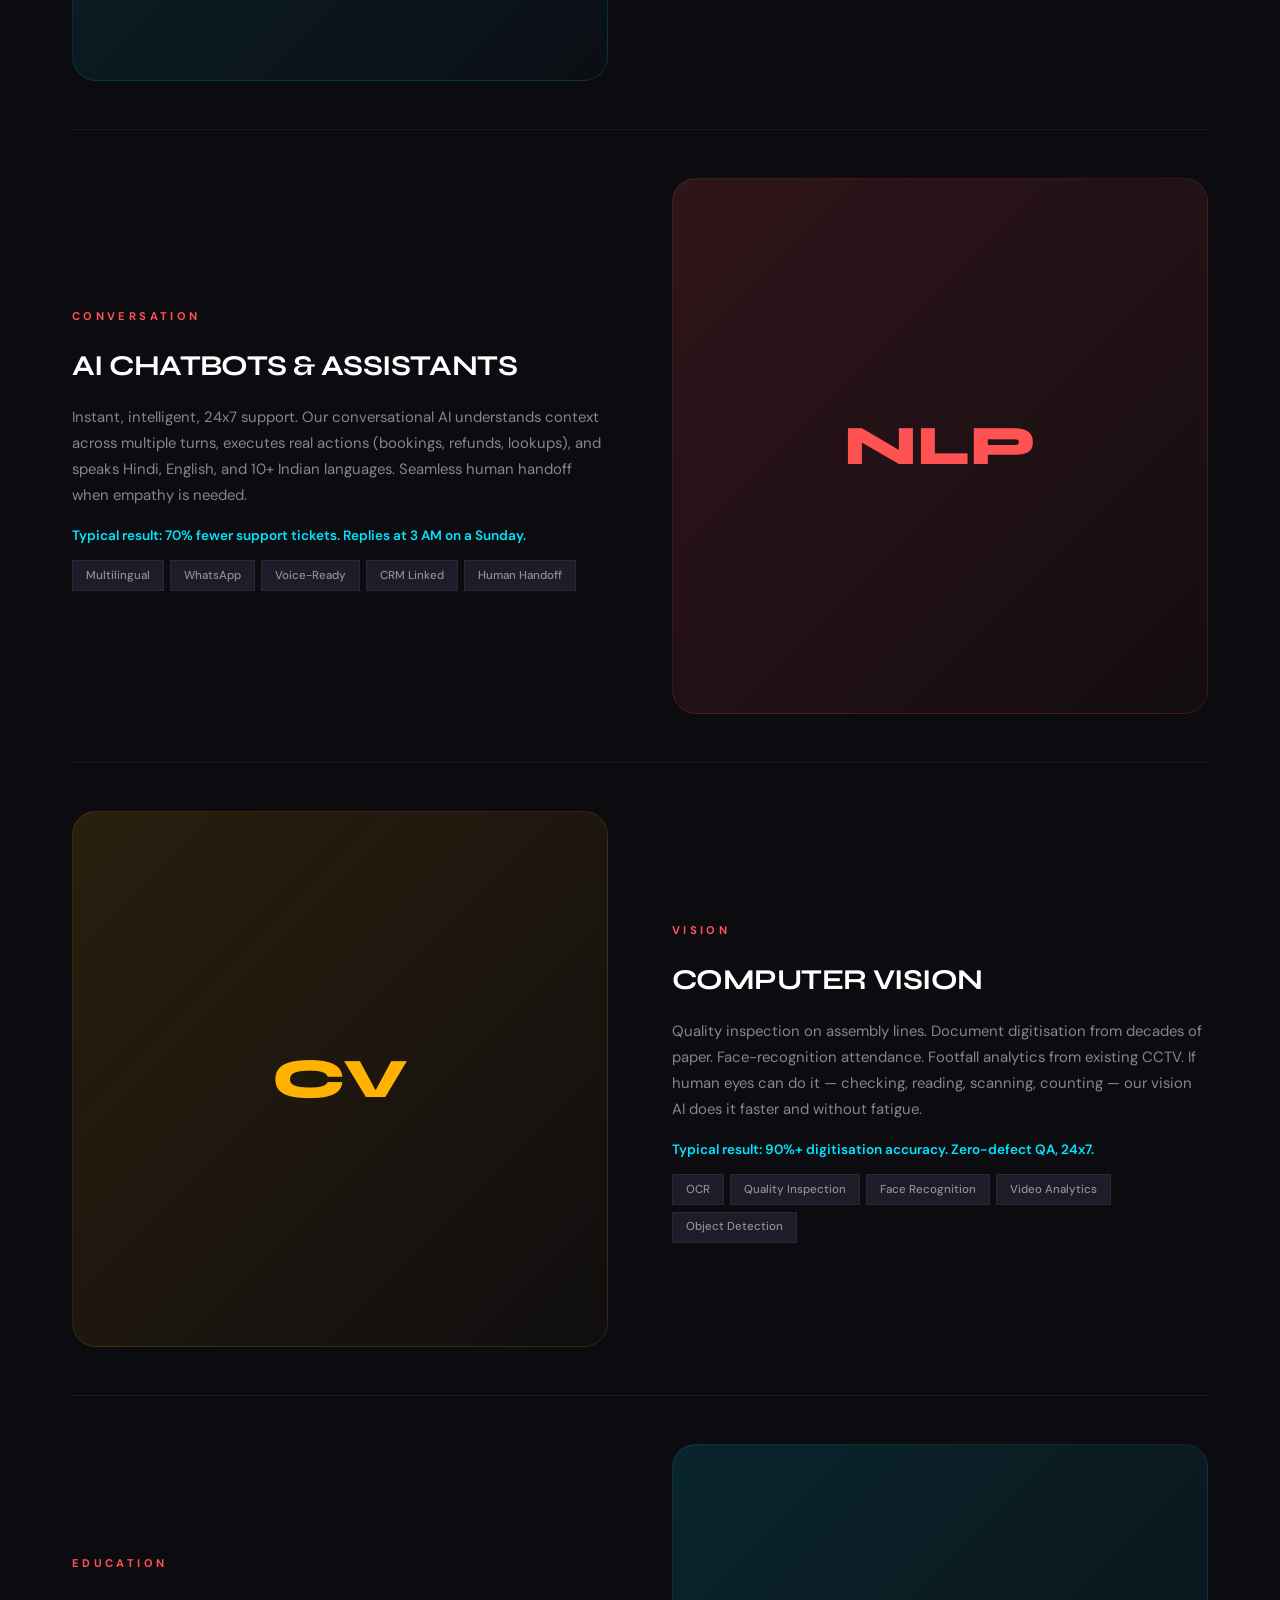
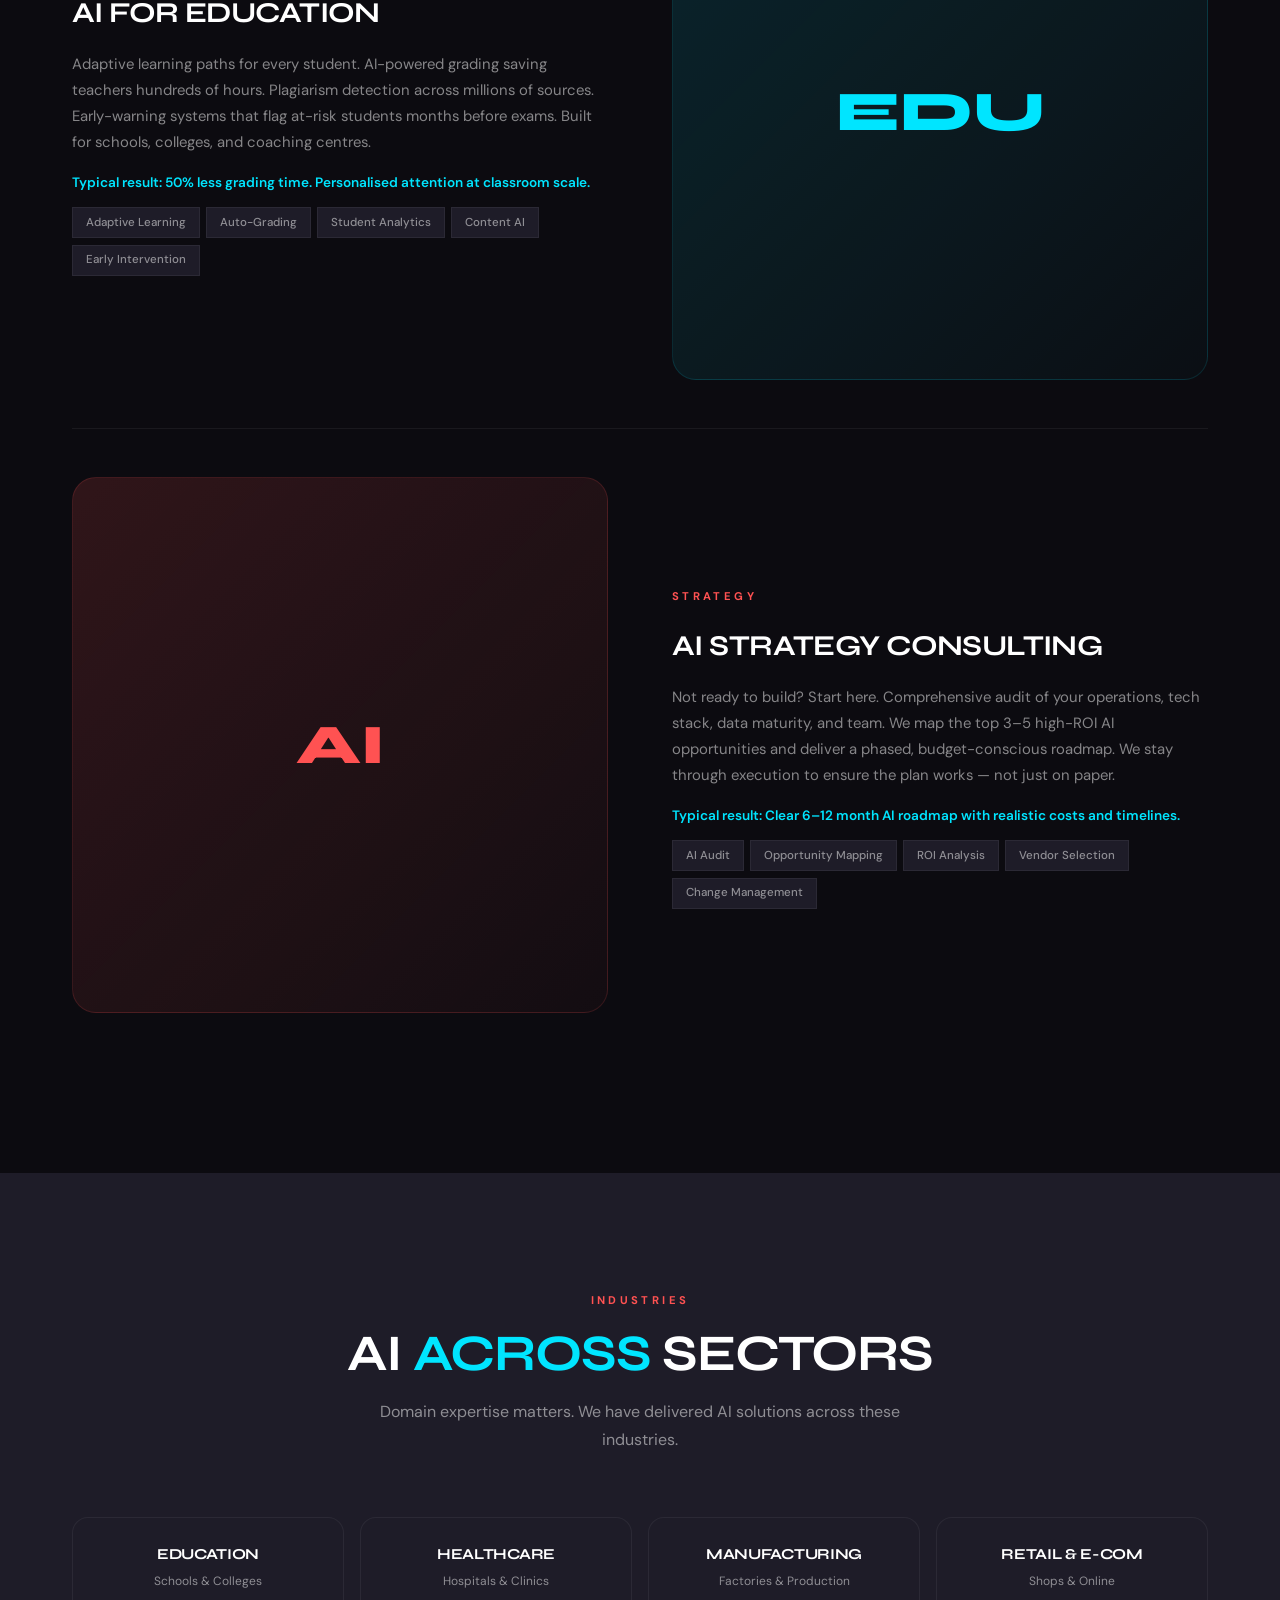
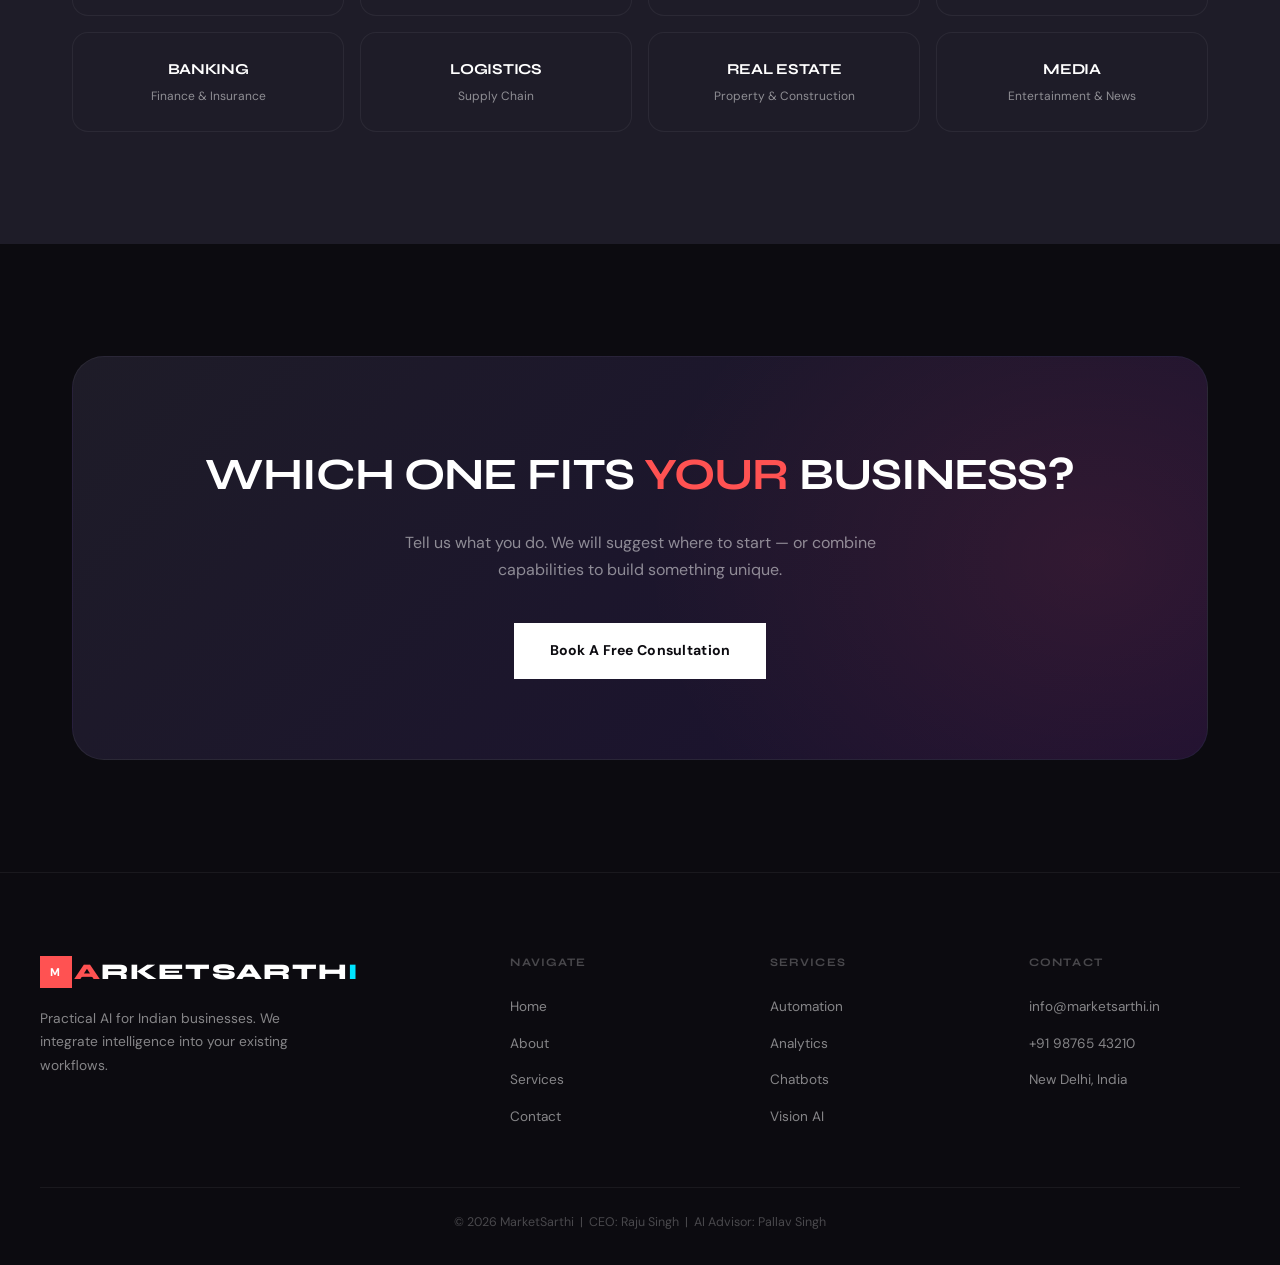
<file: services.html>
<!doctype html>
<html lang="en-IN">
<head>
  <meta charset="utf-8"><meta name="viewport" content="width=device-width,initial-scale=1">
  <title>AI Services — Automation, Analytics, Chatbots, Vision, Education, Strategy | MarketSarthi</title>
  <meta name="description" content="Six core AI services: workflow automation, predictive analytics, AI chatbots, computer vision, AI for education, and strategy consulting. Built for Indian businesses, schools, and SMEs.">
  <meta name="robots" content="index,follow"><link rel="canonical" href="https://marketsarthi.in/services">
  <meta property="og:title" content="AI Services — MarketSarthi"><meta property="og:description" content="Six AI capabilities: automation, analytics, chatbots, vision, education, strategy.">
  <meta property="og:url" content="https://marketsarthi.in/services"><meta property="og:type" content="website"><meta name="twitter:card" content="summary_large_image">
  <script type="application/ld+json">{"@context":"https://schema.org","@type":"ItemList","itemListElement":[{"@type":"Service","name":"AI Workflow Automation","provider":{"@type":"Organization","name":"MarketSarthi"},"areaServed":"IN"},{"@type":"Service","name":"Predictive Analytics","provider":{"@type":"Organization","name":"MarketSarthi"},"areaServed":"IN"},{"@type":"Service","name":"AI Chatbots","provider":{"@type":"Organization","name":"MarketSarthi"},"areaServed":"IN"},{"@type":"Service","name":"Computer Vision","provider":{"@type":"Organization","name":"MarketSarthi"},"areaServed":"IN"},{"@type":"Service","name":"AI for Education","provider":{"@type":"Organization","name":"MarketSarthi"},"areaServed":"IN"},{"@type":"Service","name":"AI Strategy Consulting","provider":{"@type":"Organization","name":"MarketSarthi"},"areaServed":"IN"}]}</script>
  <link rel="stylesheet" href="assets/css/style.css">
</head>
<body>

  <nav class="nav"><div class="nav-inner">
    <a href="index.html" class="nav-logo"><span class="mk">M</span><span><span style="color:var(--coral)">A</span>RKETSARTH<span style="color:var(--cyan)">I</span></span></a>
    <div class="nav-links" id="navLinks">
      <a href="index.html">Home</a><a href="about.html">About</a><a href="services.html">Services</a><a href="contact.html">Contact</a>
      <a href="contact.html" class="btn btn-fill" style="padding:.55rem 1.5rem;font-size:.78rem;color:#fff;">Start</a>
    </div>
    <div class="burger" id="burger"><span></span><span></span><span></span></div>
  </div></nav>

  <main>
    <section class="pg-hero"><div class="container">
      <h1>What we <span class="accent-c">actually</span> do</h1>
      <p>Six capabilities. Each built to integrate with your existing operations. Zero disruption.</p>
    </div></section>

    <section class="section"><div class="container">

      <div class="svc-row reveal">
        <div class="svc-content">
          <span class="tag">Automation</span>
          <h3>AI Workflow Automation</h3>
          <p>Your team spends hours on repetitive tasks — data entry, report generation, email triage, invoice processing. Our automation agents handle it all, working inside the same software you already use. No new platforms. No migration. Just hours back in your day, every day.</p>
          <span class="svc-result">Typical result: 60&ndash;80% reduction in manual task time within the first month.</span>
          <div class="svc-chips"><span>RPA</span><span>Document AI</span><span>Email Automation</span><span>Custom Pipelines</span><span>Audit Trails</span></div>
        </div>
        <div class="svc-visual type-a"><span class="svc-label">RPA</span></div>
      </div>

      <div class="svc-row rev reveal">
        <div class="svc-content">
          <span class="tag">Intelligence</span>
          <h3>Predictive Analytics &amp; BI</h3>
          <p>Your historical data is a goldmine. We build ML models that forecast sales, flag churn risks, optimise inventory, and detect anomalies in real time. Clean, interactive dashboards your team can actually read and act on — no data science degree required.</p>
          <span class="svc-result">Typical result: 30&ndash;50% improvement in forecast accuracy. Data-backed decisions.</span>
          <div class="svc-chips"><span>Demand Forecasting</span><span>Churn Prediction</span><span>Fraud Detection</span><span>Live Dashboards</span><span>Auto Alerts</span></div>
        </div>
        <div class="svc-visual type-b"><span class="svc-label">ML</span></div>
      </div>

      <div class="svc-row reveal">
        <div class="svc-content">
          <span class="tag">Conversation</span>
          <h3>AI Chatbots &amp; Assistants</h3>
          <p>Instant, intelligent, 24x7 support. Our conversational AI understands context across multiple turns, executes real actions (bookings, refunds, lookups), and speaks Hindi, English, and 10+ Indian languages. Seamless human handoff when empathy is needed.</p>
          <span class="svc-result">Typical result: 70% fewer support tickets. Replies at 3 AM on a Sunday.</span>
          <div class="svc-chips"><span>Multilingual</span><span>WhatsApp</span><span>Voice-Ready</span><span>CRM Linked</span><span>Human Handoff</span></div>
        </div>
        <div class="svc-visual type-a"><span class="svc-label">NLP</span></div>
      </div>

      <div class="svc-row rev reveal">
        <div class="svc-content">
          <span class="tag">Vision</span>
          <h3>Computer Vision</h3>
          <p>Quality inspection on assembly lines. Document digitisation from decades of paper. Face-recognition attendance. Footfall analytics from existing CCTV. If human eyes can do it — checking, reading, scanning, counting — our vision AI does it faster and without fatigue.</p>
          <span class="svc-result">Typical result: 90%+ digitisation accuracy. Zero-defect QA, 24x7.</span>
          <div class="svc-chips"><span>OCR</span><span>Quality Inspection</span><span>Face Recognition</span><span>Video Analytics</span><span>Object Detection</span></div>
        </div>
        <div class="svc-visual type-c"><span class="svc-label">CV</span></div>
      </div>

      <div class="svc-row reveal">
        <div class="svc-content">
          <span class="tag">Education</span>
          <h3>AI for Education</h3>
          <p>Adaptive learning paths for every student. AI-powered grading saving teachers hundreds of hours. Plagiarism detection across millions of sources. Early-warning systems that flag at-risk students months before exams. Built for schools, colleges, and coaching centres.</p>
          <span class="svc-result">Typical result: 50% less grading time. Personalised attention at classroom scale.</span>
          <div class="svc-chips"><span>Adaptive Learning</span><span>Auto-Grading</span><span>Student Analytics</span><span>Content AI</span><span>Early Intervention</span></div>
        </div>
        <div class="svc-visual type-b"><span class="svc-label">EDU</span></div>
      </div>

      <div class="svc-row rev reveal">
        <div class="svc-content">
          <span class="tag">Strategy</span>
          <h3>AI Strategy Consulting</h3>
          <p>Not ready to build? Start here. Comprehensive audit of your operations, tech stack, data maturity, and team. We map the top 3&ndash;5 high-ROI AI opportunities and deliver a phased, budget-conscious roadmap. We stay through execution to ensure the plan works — not just on paper.</p>
          <span class="svc-result">Typical result: Clear 6&ndash;12 month AI roadmap with realistic costs and timelines.</span>
          <div class="svc-chips"><span>AI Audit</span><span>Opportunity Mapping</span><span>ROI Analysis</span><span>Vendor Selection</span><span>Change Management</span></div>
        </div>
        <div class="svc-visual type-a"><span class="svc-label">AI</span></div>
      </div>

    </div></section>

    <!-- Industries -->
    <section class="section" style="background:var(--ink-light);"><div class="container">
      <header class="sec-hd ctr reveal"><span class="tag">Industries</span><h2>AI <span class="accent-y">across</span> sectors</h2><p style="color:var(--muted);">Domain expertise matters. We have delivered AI solutions across these industries.</p></header>
      <div class="ind-grid">
        <div class="ind-card reveal d1"><h4>Education</h4><div class="ind-sub">Schools &amp; Colleges</div></div>
        <div class="ind-card reveal d2"><h4>Healthcare</h4><div class="ind-sub">Hospitals &amp; Clinics</div></div>
        <div class="ind-card reveal d3"><h4>Manufacturing</h4><div class="ind-sub">Factories &amp; Production</div></div>
        <div class="ind-card reveal d4"><h4>Retail &amp; E-com</h4><div class="ind-sub">Shops &amp; Online</div></div>
        <div class="ind-card reveal"><h4>Banking</h4><div class="ind-sub">Finance &amp; Insurance</div></div>
        <div class="ind-card reveal"><h4>Logistics</h4><div class="ind-sub">Supply Chain</div></div>
        <div class="ind-card reveal"><h4>Real Estate</h4><div class="ind-sub">Property &amp; Construction</div></div>
        <div class="ind-card reveal"><h4>Media</h4><div class="ind-sub">Entertainment &amp; News</div></div>
      </div>
    </div></section>

    <section class="section"><div class="container"><div class="cta reveal">
      <h2>Which one fits <span class="accent-c">your</span> business?</h2>
      <p>Tell us what you do. We will suggest where to start — or combine capabilities to build something unique.</p>
      <a href="contact.html" class="btn btn-white">Book A Free Consultation</a>
    </div></div></section>
  </main>

  <footer class="footer">
    <div class="footer-grid">
      <div><a href="index.html" class="nav-logo"><span class="mk">M</span><span><span style="color:var(--coral)">A</span>RKETSARTH<span style="color:var(--cyan)">I</span></span></a><p class="footer-desc">Practical AI for Indian businesses. We integrate intelligence into your existing workflows.</p></div>
      <div class="footer-col"><h4>Navigate</h4><ul><li><a href="index.html">Home</a></li><li><a href="about.html">About</a></li><li><a href="services.html">Services</a></li><li><a href="contact.html">Contact</a></li></ul></div>
      <div class="footer-col"><h4>Services</h4><ul><li><a href="services.html">Automation</a></li><li><a href="services.html">Analytics</a></li><li><a href="services.html">Chatbots</a></li><li><a href="services.html">Vision AI</a></li></ul></div>
      <div class="footer-col"><h4>Contact</h4><ul><li><a href="contact.html">info@marketsarthi.in</a></li><li><a href="contact.html">+91 98765 43210</a></li><li><a href="contact.html">New Delhi, India</a></li></ul></div>
    </div>
    <div class="footer-bar">&copy; 2026 MarketSarthi &nbsp;|&nbsp; CEO: Raju Singh &nbsp;|&nbsp; AI Advisor: Pallav Singh</div>
  </footer>
  <button class="btt" aria-label="Back to top">&uarr;</button>
  <script src="assets/js/main.js"></script>
</body>
</html>
</file>
<file: assets/css/style.css>
/* MarketSarthi v6 — Bold. Creative. Memorable. */

@import url('https://fonts.googleapis.com/css2?family=DM+Sans:opsz,wght@9..40,400;9..40,500;9..40,600;9..40,700;9..40,800&family=Syne:wght@500;600;700;800&display=swap');

:root {
  --display:'Syne','Segoe UI',system-ui,sans-serif;
  --sans:'DM Sans','Segoe UI',system-ui,sans-serif;
  --ink:#0c0b10;
  --ink-light:#1e1c28;
  --white:#fff;
  --coral:#ff5252;
  --coral-glow:rgba(255,82,82,.3);
  --cyan:#00e5ff;
  --cyan-glow:rgba(0,229,255,.3);
  --gold:#ffb300;
  --gold-glow:rgba(255,179,0,.25);
  --surface:#f4f2f8;
  --muted:rgba(255,255,255,.5);
  --muted2:rgba(255,255,255,.25);
  --border:rgba(255,255,255,.06);
  --ease:cubic-bezier(.22,1,.36,1);
}

*,*::before,*::after{margin:0;padding:0;box-sizing:border-box}
html{scroll-behavior:smooth;font-size:16px;overflow-x:hidden;width:100%}
body{
  font-family:var(--sans);
  background:var(--ink);
  color:var(--white);
  line-height:1.7;
  overflow-x:hidden;
  width:100%;
  max-width:100vw;
  -webkit-font-smoothing:antialiased;
}
a{text-decoration:none;color:inherit}
img{max-width:100%}
ul{list-style:none}

h1,h2,h3,h4{font-family:var(--display);font-weight:700;letter-spacing:-.02em;text-transform:uppercase;}
.container{max-width:1200px;margin:0 auto;padding:0 2rem}

/* ---------- Decorative ---------- */
.glow-dot{width:6px;height:6px;background:var(--cyan);border-radius:50%;display:inline-block;box-shadow:0 0 12px var(--cyan-glow)}
.accent-c{color:var(--coral)}
.accent-y{color:var(--cyan)}
.accent-g{color:var(--gold)}
.tag{font-size:.7rem;font-weight:700;text-transform:uppercase;letter-spacing:.3em;color:var(--coral);margin-bottom:1rem;display:inline-block}

/* Buttons */
.btn{display:inline-flex;align-items:center;gap:.5rem;padding:1rem 2.2rem;font-family:var(--sans);font-weight:700;font-size:.88rem;border:none;cursor:pointer;transition:transform .4s var(--ease),box-shadow .4s var(--ease),background .4s var(--ease),border-color .4s var(--ease);letter-spacing:.02em}
.btn-fill{background:var(--coral);color:var(--white)}
.btn-fill:hover{background:#ff3838;transform:translateY(-3px);box-shadow:0 12px 40px var(--coral-glow)}
.btn-outline{background:transparent;color:var(--white);border:2px solid rgba(255,255,255,.15)}
.btn-outline:hover{border-color:var(--white);transform:translateY(-3px)}
.btn-white{background:var(--white);color:var(--ink)}
.btn-white:hover{transform:translateY(-3px);box-shadow:0 12px 40px rgba(0,0,0,.2)}

/* Nav */
.nav{position:fixed;top:0;left:0;right:0;z-index:1000;padding:1.3rem 0;transition:padding .4s var(--ease),background .4s var(--ease);will-change:padding,background}
.nav.on{background:rgba(12,11,16,.96);padding:.8rem 0;border-bottom:1px solid var(--border)}
.nav-inner{max-width:1200px;margin:0 auto;padding:0 2rem;display:flex;align-items:center;justify-content:space-between}
.nav-logo{font-family:var(--display);font-size:1.4rem;font-weight:800;letter-spacing:.05em;text-transform:uppercase;display:flex;align-items:center;gap:0}
.nav-logo .mk{width:32px;height:32px;background:var(--coral);display:flex;align-items:center;justify-content:center;font-family:var(--sans);font-weight:800;font-size:.7rem;color:var(--white);margin-right:2px}
.nav-links{display:flex;align-items:center;gap:2.2rem}
.nav-links a{font-size:.85rem;font-weight:500;color:var(--muted);transition:color .2s;text-transform:uppercase;letter-spacing:.05em}
.nav-links a.active,.nav-links a:hover{color:var(--white)}
.burger{display:none;flex-direction:column;gap:4px;cursor:pointer;padding:8px;z-index:1001}
.burger span{width:26px;height:2px;background:var(--white);border-radius:2px;transition:.3s}
.burger.on span:nth-child(1){transform:rotate(45deg) translate(5px,5px)}
.burger.on span:nth-child(2){opacity:0}
.burger.on span:nth-child(3){transform:rotate(-45deg) translate(5px,-5px)}

/* ---------- Hero ---------- */
.hero{padding:9rem 0 6rem;position:relative;overflow:hidden}
.hero::before{content:'';position:absolute;top:-10%;right:-10%;width:50vw;height:50vw;background:radial-gradient(circle,rgba(255,82,82,.08) 0%,transparent 70%);pointer-events:none}
.hero::after{content:'';position:absolute;bottom:-10%;left:-10%;width:40vw;height:40vw;background:radial-gradient(circle,rgba(0,229,255,.06) 0%,transparent 70%);pointer-events:none}
.hero-grid{display:grid;grid-template-columns:1.1fr .9fr;gap:4rem;align-items:center}
.hero-big{font-size:clamp(3.5rem,7vw,6rem);line-height:1.05;margin-bottom:1.5rem;font-weight:800;text-transform:uppercase}
.hero-big .line{display:block;overflow:hidden}
.hero-big .line span{display:block;animation:slideUp .8s var(--ease) forwards}
.hero-big .line:nth-child(2) span{animation-delay:.15s}
.hero-big .line:nth-child(3) span{animation-delay:.3s}
@keyframes slideUp{from{transform:translateY(100%)}to{transform:translateY(0)}}
.hero-sub{font-size:1.1rem;color:var(--muted);max-width:420px;margin-bottom:2.5rem;line-height:1.8}
.hero-btns{display:flex;gap:1rem;flex-wrap:wrap}
.hero-visual{position:relative;display:flex;align-items:center;justify-content:center}
.hero-shapes{width:min(320px,80vw);height:min(320px,80vw);position:relative}
.hero-shapes .shape{position:absolute;border-radius:50%}
.hero-shapes .s1{width:100%;height:100%;background:linear-gradient(135deg,var(--coral),transparent);opacity:.15;animation:pulse 4s ease-in-out infinite;will-change:transform;transform:translateZ(0)}
.hero-shapes .s2{width:70%;height:70%;border:2px solid var(--cyan);opacity:.4;top:15%;left:15%;animation:spin 20s linear infinite;will-change:transform;transform:translateZ(0)}
.hero-shapes .s3{width:40%;height:40%;background:var(--gold);opacity:.15;top:30%;left:30%;animation:pulse 4s ease-in-out 1s infinite;will-change:transform;transform:translateZ(0)}
@keyframes pulse{0%,100%{transform:scale(1)}50%{transform:scale(1.08)}}
@keyframes spin{from{transform:rotate(0deg)}to{transform:rotate(360deg)}}

/* ---------- Sections ---------- */
.section{padding:7rem 0;position:relative}
.section-light{background:var(--surface);color:var(--ink)}
.section-light .muted{color:rgba(0,0,0,.5)}
.sec-hd{margin-bottom:4rem}
.sec-hd h2{font-size:clamp(2.2rem,4vw,3.5rem);line-height:1.1;margin-bottom:1rem}
.sec-hd p{color:var(--muted);font-size:1rem;line-height:1.7;max-width:520px}
.section-light .sec-hd p{color:rgba(0,0,0,.5)}
.sec-hd.ctr{text-align:center;margin-left:auto;margin-right:auto}
.sec-hd.ctr p{margin-left:auto;margin-right:auto}

/* Reveal */
.reveal{opacity:0;transform:translateY(25px);transition:opacity .8s var(--ease),transform .8s var(--ease)}
.reveal.on{opacity:1;transform:translateY(0)}
.d1{transition-delay:.1s}.d2{transition-delay:.2s}.d3{transition-delay:.3s}.d4{transition-delay:.4s}

/* ---------- Marquee ---------- */
.marquee{border-top:1px solid var(--border);border-bottom:1px solid var(--border);overflow:hidden;padding:1.5rem 0;white-space:nowrap}
.marquee-in{display:flex;gap:0;animation:scroll 30s linear infinite;font-family:var(--display);font-size:1.5rem;font-weight:700;text-transform:uppercase;letter-spacing:.05em;color:rgba(255,255,255,.35);will-change:transform;transform:translateZ(0)}
.marquee-in span{padding:0 2rem;flex-shrink:0}
.section-light .marquee-in{color:rgba(0,0,0,.05)}
@keyframes scroll{0%{transform:translateX(0)}100%{transform:translateX(-50%)}}

/* ---------- Service Feature Cards (horizontal scroll feel) ---------- */
.feat-grid{display:grid;grid-template-columns:repeat(3,1fr);gap:1.5rem}
.feat-card{background:var(--ink-light);border:1px solid var(--border);border-radius:1.2rem;padding:2.5rem 2rem;transition:transform .4s var(--ease),box-shadow .4s var(--ease),border-color .4s var(--ease);position:relative;overflow:hidden;cursor:pointer}
.feat-card::after{content:'';position:absolute;top:0;left:0;right:0;height:3px;background:linear-gradient(90deg,var(--coral),var(--cyan));transform:scaleX(0);transform-origin:left;transition:transform .5s var(--ease)}
.feat-card:hover::after{transform:scaleX(1)}
.feat-card:hover{transform:translateY(-8px);border-color:rgba(255,255,255,.15);box-shadow:0 20px 60px rgba(0,0,0,.3)}
.feat-card .f-num{font-family:var(--display);font-size:3rem;font-weight:800;color:rgba(255,255,255,.04);position:absolute;top:1rem;right:1.5rem;line-height:1}
.feat-card h3{font-size:1.25rem;margin-bottom:.8rem}
.feat-card p{color:var(--muted);font-size:.9rem;line-height:1.7}
.feat-card .f-link{margin-top:1.5rem;display:inline-flex;align-items:center;gap:.4rem;font-weight:600;font-size:.82rem;color:var(--cyan);text-transform:uppercase;letter-spacing:.05em}
.feat-card:hover .f-link{gap:.8rem}
.section-light .feat-card{background:var(--white);border-color:rgba(0,0,0,.06)}
.section-light .feat-card p{color:rgba(0,0,0,.5)}

/* ---------- Stats ---------- */
.stats-bar{display:grid;grid-template-columns:repeat(4,1fr);gap:2rem;text-align:center}
.stats-bar .sb-num{font-family:var(--display);font-size:3.5rem;font-weight:800;line-height:1;margin-bottom:.3rem}
.stats-bar .sb-lbl{font-size:.85rem;color:var(--muted);text-transform:uppercase;letter-spacing:.1em}

/* ---------- Process ---------- */
.proc-grid{display:grid;grid-template-columns:repeat(4,1fr);gap:2rem;position:relative}
.proc-grid::before{content:'';position:absolute;top:2.5rem;left:0;right:0;height:1px;background:linear-gradient(90deg,var(--coral),var(--cyan),transparent);z-index:0}
.proc-step{text-align:center;position:relative;z-index:1}
.proc-step .ps-num{width:5rem;height:5rem;background:var(--ink-light);border:2px solid var(--border);border-radius:50%;display:flex;align-items:center;justify-content:center;margin:0 auto 1.5rem;font-family:var(--display);font-size:1.5rem;font-weight:800;transition:transform .4s var(--ease),background .4s var(--ease),border-color .4s var(--ease),box-shadow .4s var(--ease)}
.proc-step:hover .ps-num{background:var(--coral);border-color:var(--coral);box-shadow:0 0 0 16px rgba(255,82,82,.1);transform:scale(1.1)}
.proc-step h3{font-size:1.1rem;margin-bottom:.5rem}
.proc-step p{color:var(--muted);font-size:.85rem;line-height:1.6}

/* ---------- Testimonials ---------- */
.tst-grid{display:grid;grid-template-columns:repeat(3,1fr);gap:1.5rem}
.tst-card{background:var(--ink-light);border:1px solid var(--border);border-radius:1rem;padding:2rem;transition:transform .3s var(--ease),border-color .3s var(--ease)}
.tst-card:hover{border-color:rgba(0,229,255,.2);transform:translateY(-4px)}
.section-light .tst-card{background:var(--white);border-color:rgba(0,0,0,.06)}
.tst-stars{color:var(--gold);letter-spacing:3px;margin-bottom:1rem;font-size:.85rem}
.tst-card blockquote{color:var(--muted);font-size:.9rem;line-height:1.7;font-style:italic;margin-bottom:1.5rem;padding:0}
.section-light .tst-card blockquote{color:rgba(0,0,0,.5)}
.tst-author{display:flex;align-items:center;gap:.7rem;padding-top:1rem;border-top:1px solid var(--border)}
.section-light .tst-author{border-color:rgba(0,0,0,.06)}
.tst-av{width:38px;height:38px;background:var(--coral);border-radius:50%;display:flex;align-items:center;justify-content:center;font-weight:700;font-size:.8rem;color:var(--white)}
.tst-author h4{font-size:.85rem;font-weight:600;text-transform:none;font-family:var(--sans)}
.tst-author span{font-size:.73rem;color:var(--muted)}

/* ---------- CTA ---------- */
.cta{background:linear-gradient(135deg,var(--ink-light),#1a1030);border:1px solid var(--border);border-radius:2rem;padding:5rem 4rem;text-align:center;position:relative;overflow:hidden}
.cta::before{content:'';position:absolute;top:-40%;right:-30%;width:80%;height:180%;background:radial-gradient(ellipse,rgba(255,82,82,.1) 0%,transparent 70%);pointer-events:none}
.cta h2{font-size:2.8rem;margin-bottom:1rem;position:relative}
.cta p{color:var(--muted);max-width:500px;margin:0 auto 2.5rem;position:relative;font-size:1rem}
.cta .btn{position:relative}

/* ---------- About Page ---------- */
.story-2col{display:grid;grid-template-columns:1fr 1fr;gap:5rem;align-items:center}
.story-text h2{font-size:2.2rem;margin-bottom:1.2rem}
.story-text p{color:var(--muted);line-height:1.85;margin-bottom:1.2rem;font-size:.95rem}
.story-stat{background:var(--ink-light);border:1px solid var(--border);border-radius:1.5rem;padding:3rem 2rem;text-align:center}
.story-stat .big-num{font-family:var(--display);font-size:clamp(3rem,6vw,6rem);font-weight:800;background:linear-gradient(135deg,var(--coral),var(--cyan));-webkit-background-clip:text;-webkit-text-fill-color:transparent;background-clip:text;line-height:1}
.story-stat .big-sub{color:var(--muted);font-size:.95rem;margin-top:.5rem}

/* Team */
.team-2{display:grid;grid-template-columns:repeat(2,1fr);gap:2rem;max-width:780px;margin:0 auto}
.tm-card{background:var(--ink-light);border:1px solid var(--border);border-radius:1.5rem;padding:3rem 2.5rem;text-align:center;transition:transform .4s var(--ease);position:relative;overflow:hidden}
.tm-card::before{content:'';position:absolute;inset:-1px;border-radius:1.5rem;background:linear-gradient(135deg,var(--coral),var(--cyan));opacity:0;transition:opacity .4s var(--ease);z-index:-1}
.tm-card:hover::before{opacity:.15}
.tm-card:hover{transform:translateY(-8px)}
.tm-badge{display:inline-block;padding:.25rem 1rem;background:rgba(255,82,82,.1);color:var(--coral);font-size:.7rem;font-weight:700;text-transform:uppercase;letter-spacing:.1em;margin-bottom:1.5rem}
.tm-photo{width:100px;height:100px;border-radius:50%;background:linear-gradient(135deg,var(--coral),var(--cyan));margin:0 auto 1.5rem;display:flex;align-items:center;justify-content:center;font-family:var(--display);font-size:2rem;font-weight:800;color:var(--white);position:relative}
.tm-photo::after{content:'';position:absolute;inset:-3px;border-radius:50%;border:2px solid transparent;background:linear-gradient(135deg,var(--coral),var(--cyan)) border-box;-webkit-mask:linear-gradient(#fff 0 0) padding-box,linear-gradient(#fff 0 0);-webkit-mask-composite:exclude;mask-composite:exclude}
.tm-card h3{font-size:1.3rem;margin-bottom:.2rem}
.tm-role{color:var(--muted);font-size:.8rem;text-transform:uppercase;letter-spacing:.1em;margin-bottom:1.2rem}
.tm-bio{color:var(--muted);font-size:.87rem;line-height:1.7}

/* Values */
.val-grid{display:grid;grid-template-columns:repeat(3,1fr);gap:1.2rem}
.val-card{background:var(--ink-light);border:1px solid var(--border);border-radius:1rem;padding:2rem 1.5rem;text-align:center;transition:transform .3s var(--ease),background .3s var(--ease),border-color .3s var(--ease)}
.val-card:hover{background:var(--coral);border-color:var(--coral);transform:translateY(-6px)}
.val-card:hover *{color:var(--white)!important}
.val-card .v-num{font-family:var(--display);font-size:2rem;font-weight:800;color:var(--coral);margin-bottom:.8rem}
.val-card:hover .v-num{color:var(--white)!important}
.val-card h4{font-size:1rem;margin-bottom:.5rem}
.val-card p{color:var(--muted);font-size:.84rem;line-height:1.6}

/* ---------- Services Page ---------- */
.svc-row{display:grid;grid-template-columns:1fr 1fr;gap:4rem;align-items:center;padding:3rem 0;border-bottom:1px solid var(--border)}
.svc-row:last-child{border:none}
.svc-row.rev .svc-visual{order:-1}
.svc-visual{aspect-ratio:1/1;border-radius:1.5rem;display:flex;align-items:center;justify-content:center;position:relative;overflow:hidden}
.svc-visual .svc-overlay{position:absolute;inset:0}
.svc-visual .svc-label{font-family:var(--display);font-size:3.5rem;font-weight:800;position:relative;z-index:1;text-transform:uppercase}
.svc-visual.type-a{background:linear-gradient(135deg,rgba(255,82,82,.15),rgba(255,82,82,.03));border:1px solid rgba(255,82,82,.15)}
.svc-visual.type-a .svc-label{color:var(--coral)}
.svc-visual.type-b{background:linear-gradient(135deg,rgba(0,229,255,.12),rgba(0,229,255,.02));border:1px solid rgba(0,229,255,.12)}
.svc-visual.type-b .svc-label{color:var(--cyan)}
.svc-visual.type-c{background:linear-gradient(135deg,rgba(255,179,0,.12),rgba(255,179,0,.02));border:1px solid rgba(255,179,0,.12)}
.svc-visual.type-c .svc-label{color:var(--gold)}
.svc-content h3{font-size:1.8rem;margin-bottom:.8rem}
.svc-content p{color:var(--muted);font-size:.93rem;line-height:1.75;margin-bottom:1rem}
.svc-result{color:var(--cyan);font-weight:600;font-size:.85rem;display:block;margin-top:.8rem}
.svc-chips{display:flex;flex-wrap:wrap;gap:.4rem;margin-top:.8rem}
.svc-chips span{padding:.3rem .8rem;background:var(--ink-light);border:1px solid var(--border);font-size:.72rem;font-weight:500;color:var(--muted)}

/* Industries */
.ind-grid{display:grid;grid-template-columns:repeat(4,1fr);gap:1rem}
.ind-card{background:var(--ink-light);border:1px solid var(--border);border-radius:1rem;padding:1.5rem 1rem;text-align:center;transition:transform .3s var(--ease),border-color .3s var(--ease)}
.ind-card:hover{border-color:var(--coral);transform:translateY(-4px)}
.ind-card h4{font-size:.95rem;margin-bottom:.2rem}
.ind-card .ind-sub{font-size:.75rem;color:var(--muted)}

/* ---------- Contact ---------- */
.contact-2col{display:grid;grid-template-columns:1fr 1.2fr;gap:4rem;align-items:start}
.c-info h2{font-size:2.2rem;margin-bottom:.5rem}
.c-lead{color:var(--muted);margin-bottom:2.5rem}
.c-item{display:flex;gap:1rem;margin-bottom:1.5rem;align-items:flex-start}
.c-item .c-icon{width:44px;height:44px;background:var(--ink-light);border:1px solid var(--border);border-radius:.6rem;display:flex;align-items:center;justify-content:center;flex-shrink:0;color:var(--cyan)}
.c-item h4{font-size:.93rem;margin-bottom:.05rem;text-transform:none;font-family:var(--sans);font-weight:600}
.c-item span{display:block;font-size:.82rem;color:var(--muted)}

.c-form{background:var(--ink-light);border:1px solid var(--border);border-radius:1.2rem;padding:2.5rem}
.field{margin-bottom:1.2rem}
.field label{display:block;font-size:.75rem;font-weight:700;text-transform:uppercase;letter-spacing:.08em;color:var(--muted);margin-bottom:.4rem}
.field input,.field textarea,.field select{width:100%;padding:.85rem 1rem;background:rgba(255,255,255,.03);border:1px solid var(--border);color:var(--white);font-family:var(--sans);font-size:.9rem;outline:none;transition:border-color .2s}
.field input:focus,.field textarea:focus,.field select:focus{border-color:var(--coral)}
.field textarea{min-height:110px;resize:vertical}
.field select{cursor:pointer;color:var(--white)}
.field select option{background:var(--ink);color:var(--white)}
.submit-btn{width:100%;padding:.9rem;background:var(--coral);color:var(--white);border:none;font-family:var(--sans);font-weight:700;font-size:.9rem;cursor:pointer;transition:background .3s,box-shadow .3s;letter-spacing:.02em}
.submit-btn:hover{background:#ff3838;box-shadow:0 8px 30px var(--coral-glow)}

/* FAQ */
.faq-wrap{max-width:680px;margin:0 auto}
.faq-i{border-bottom:1px solid var(--border);cursor:pointer}
.faq-q{padding:1.2rem 0;display:flex;justify-content:space-between;align-items:flex-start;font-weight:600;font-size:.93rem;word-break:break-word}
.faq-q .plus{font-size:1.3rem;color:var(--coral);transition:transform .35s;flex-shrink:0;margin-left:1rem}
.faq-i.open .plus{transform:rotate(45deg)}
.faq-a{max-height:0;overflow:hidden;transition:max-height .4s ease,padding .4s ease}
.faq-i.open .faq-a{max-height:300px;padding-bottom:1rem}
.faq-a p{color:var(--muted);font-size:.87rem;line-height:1.7}

/* Footer */
.footer{padding:5rem 2rem 2rem;border-top:1px solid var(--border)}
.footer-grid{display:grid;grid-template-columns:2fr 1fr 1fr 1fr;gap:3rem;max-width:1200px;margin:0 auto 3rem}
.footer-desc{color:var(--muted);font-size:.86rem;margin-top:1rem;line-height:1.7;max-width:280px}
.footer-col h4{font-size:.72rem;font-weight:700;text-transform:uppercase;letter-spacing:.1em;margin-bottom:1.2rem;color:var(--muted2)}
.footer-col ul li{margin-bottom:.6rem}
.footer-col ul li a{font-size:.85rem;color:var(--muted);transition:color .2s}
.footer-col ul li a:hover{color:var(--white)}
.footer-bar{max-width:1200px;margin:0 auto;padding:1.5rem 0 0;border-top:1px solid var(--border);text-align:center;font-size:.78rem;color:var(--muted2);word-break:break-word}

/* Page Hero */
.pg-hero{padding:9rem 0 4rem;text-align:center}
.pg-hero h1{font-size:clamp(2.8rem,5vw,4rem);margin-bottom:.5rem}
.pg-hero p{color:var(--muted);font-size:1rem}

/* BTT */
.btt{position:fixed;bottom:2rem;right:2rem;width:44px;height:44px;background:var(--coral);border:none;color:var(--white);cursor:pointer;z-index:999;font-size:1.2rem;display:flex;align-items:center;justify-content:center;opacity:0;visibility:hidden;transform:translateY(20px);transition:transform .35s var(--ease),opacity .35s var(--ease),visibility .35s var(--ease),background .35s var(--ease)}
.btt.on{opacity:1;visibility:visible;transform:translateY(0)}
.btt:hover{background:#ff3838;transform:translateY(-4px)}

/* Responsive */
@media(max-width:1024px){
  .hero-grid{grid-template-columns:1fr}
  .hero-visual{display:none}
  .feat-grid{grid-template-columns:repeat(2,1fr)}
  .svc-row{grid-template-columns:1fr;gap:2rem}
  .svc-row.rev .svc-visual{order:0}
  .svc-visual{aspect-ratio:16/9}
  .tst-grid{grid-template-columns:1fr}
  .stats-bar{grid-template-columns:repeat(2,1fr)}
  .team-2{grid-template-columns:1fr}
  .contact-2col{grid-template-columns:1fr}
  .val-grid{grid-template-columns:1fr}
  .ind-grid{grid-template-columns:repeat(2,1fr)}
  .footer-grid{grid-template-columns:1fr 1fr}
  .story-2col{grid-template-columns:1fr;gap:3rem}
  .proc-grid{grid-template-columns:repeat(2,1fr)}
  .proc-grid::before{display:none}
  .story-stat .big-num{font-size:4rem}
}
@media(max-width:768px){
  .nav-links{display:none}
  .nav-links.open{display:flex;flex-direction:column;position:fixed;inset:0;background:rgba(12,11,16,.98);justify-content:center;align-items:center;gap:2.5rem;z-index:1000}
  .nav-links.open a{font-size:1.2rem}
  .burger{display:flex}
  .container{padding:0 1.25rem}
  .hero{padding:7rem 0 4rem}
  .hero-big{font-size:clamp(1.8rem,10vw,3.5rem)}
  .hero-sub{font-size:.95rem;max-width:100%}
  .feat-grid{grid-template-columns:1fr}
  .proc-grid{grid-template-columns:1fr}
  .cta{padding:2.5rem 1.5rem;border-radius:1.2rem}
  .cta h2{font-size:1.6rem}
  .footer{padding:3rem 1.25rem 1.5rem}
  .footer-grid{grid-template-columns:1fr}
  .footer-bar{font-size:.72rem}
  .stats-bar{grid-template-columns:1fr 1fr;gap:1.5rem}
  .story-stat{padding:2rem 1.5rem}
  .story-stat .big-num{font-size:3.5rem}
  .pg-hero{padding:7rem 0 3rem}
  .pg-hero h1{font-size:clamp(1.8rem,8vw,2.8rem)}
  .section{padding:4rem 0}
  .marquee-in{font-size:1rem}
  .marquee-in span{padding:0 1.5rem}
  .sec-hd{margin-bottom:2.5rem}
  .sec-hd h2{font-size:clamp(1.5rem,5vw,2rem)}
  .feat-card{padding:1.5rem 1.25rem}
  .feat-card .f-num{font-size:2rem;top:.5rem;right:1rem}
  .feat-card h3{font-size:1.1rem}
  .stats-bar .sb-num{font-size:2.5rem}
  .svc-content h3{font-size:1.4rem}
  .btn{padding:.8rem 1.6rem;font-size:.8rem}
  .contact-2col{gap:2.5rem}
  .c-form{padding:1.5rem}
  .val-grid{grid-template-columns:1fr}
  .ind-grid{grid-template-columns:repeat(2,1fr);gap:.75rem}
  .ind-card{padding:1.2rem .75rem}
}
@media(max-width:480px){
  .container{padding:0 1rem}
  .hero{padding:6rem 0 3rem}
  .hero-big{font-size:clamp(1.6rem,8vw,2.4rem)}
  .hero-sub{font-size:.85rem}
  .hero-btns{flex-direction:column;gap:.7rem}
  .hero-btns .btn{width:100%;justify-content:center;text-align:center}
  .nav-logo{font-size:1.1rem}
  .nav-logo .mk{width:26px;height:26px;font-size:.6rem}
  .nav{padding:1rem 0}
  .nav.on{padding:.6rem 0}
  .cta{padding:2rem 1.25rem;border-radius:1rem}
  .cta h2{font-size:1.4rem}
  .cta p{font-size:.88rem}
  .section{padding:3rem 0}
  .pg-hero{padding:6rem 0 2rem}
  .pg-hero h1{font-size:1.7rem}
  .pg-hero p{font-size:.88rem}
  .feat-card{padding:1.25rem 1rem}
  .feat-card .f-num{font-size:1.8rem}
  .feat-card h3{font-size:1rem}
  .feat-card p{font-size:.82rem}
  .stats-bar{grid-template-columns:1fr;gap:1.25rem}
  .stats-bar .sb-num{font-size:2.2rem}
  .stats-bar .sb-lbl{font-size:.75rem}
  .proc-grid{grid-template-columns:1fr;gap:1.5rem}
  .proc-step .ps-num{width:3.5rem;height:3.5rem;font-size:1.2rem}
  .marquee{padding:.8rem 0}
  .marquee-in{font-size:.85rem}
  .marquee-in span{padding:0 1rem}
  .footer{padding:3rem 1rem 1.5rem}
  .footer-grid{grid-template-columns:1fr;gap:2rem}
  .footer-desc{max-width:100%}
  .footer-bar{font-size:.7rem}
  .story-2col{gap:2rem}
  .story-stat{padding:1.5rem 1rem;border-radius:1rem}
  .story-stat .big-num{font-size:3rem}
  .story-text h2{font-size:1.5rem}
  .tm-card{padding:2rem 1.25rem}
  .val-grid{grid-template-columns:1fr}
  .ind-grid{grid-template-columns:1fr}
  .ind-card{padding:1rem .75rem}
  .svc-visual{aspect-ratio:2/1}
  .svc-visual .svc-label{font-size:2.5rem}
  .svc-content h3{font-size:1.25rem}
  .svc-row{padding:2rem 0}
  .contact-2col{gap:2rem}
  .c-form{padding:1.25rem}
  .c-info h2{font-size:1.5rem}
  .faq-q{font-size:.85rem}
  .btt{width:38px;height:38px;bottom:1.25rem;right:1.25rem;font-size:1rem}
  .sec-hd h2{font-size:1.5rem}
  .sec-hd p{font-size:.88rem}
  .btn{padding:.75rem 1.4rem;font-size:.78rem}
  .c-item{flex-wrap:wrap}
}
</file>
